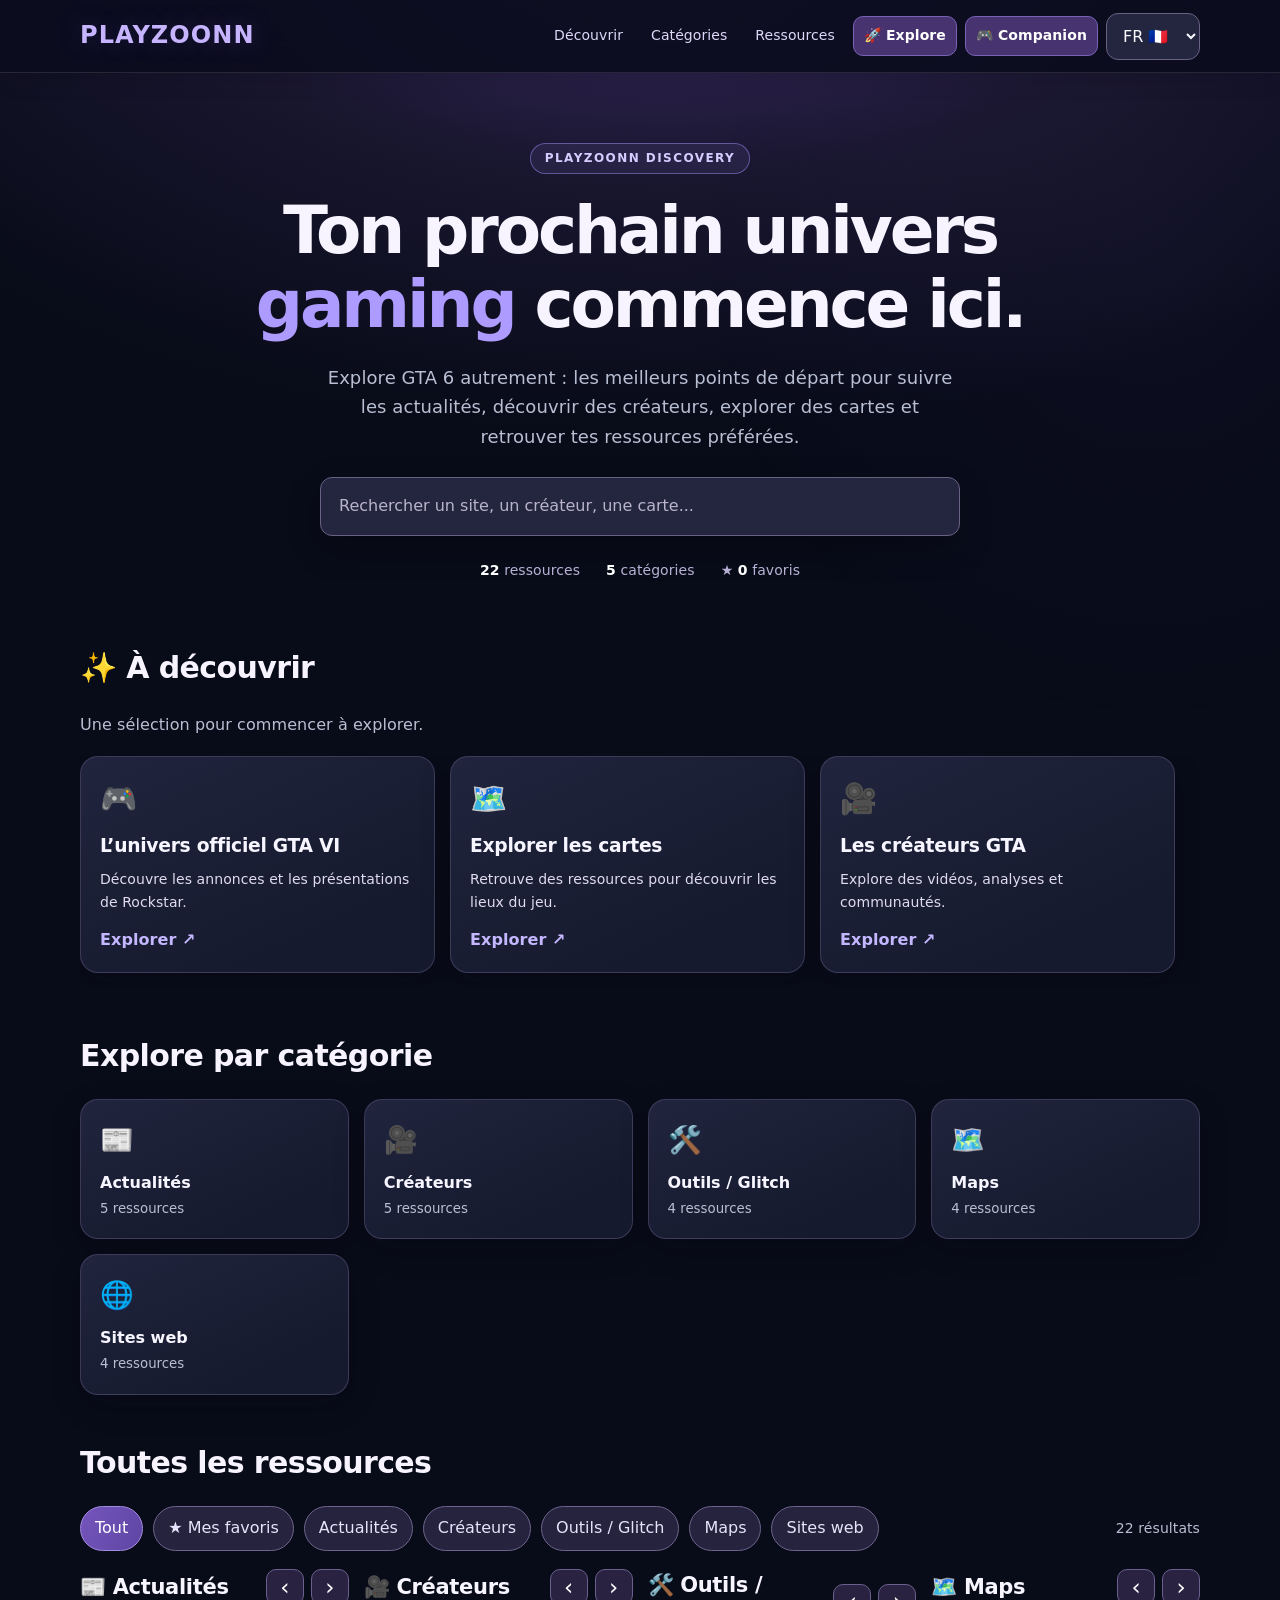
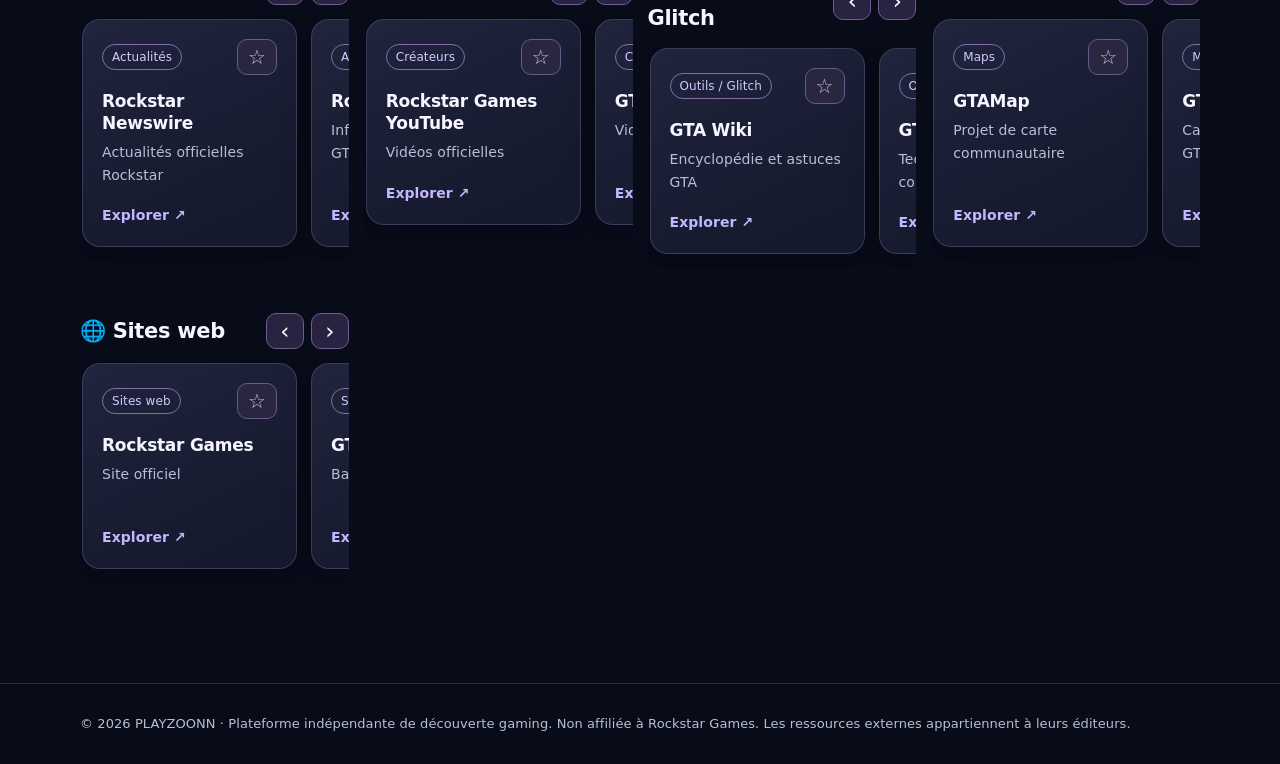
<file: index.html>
<!doctype html>
<html lang="fr"><head><meta charset="utf-8"><meta name="viewport" content="width=device-width,initial-scale=1">
<meta name="theme-color" content="#0b1020"><link rel="canonical" href="https://robiavec-tech.github.io/playzoonn/"><meta property="og:title" content="PLAYZOONN — Gaming Discovery"><meta property="og:description" content="Ressources GTA VI, découverte gaming et compagnon web."><meta name="description" content="PLAYZOONN Discovery : découvre des ressources GTA VI, des cartes, des créateurs et des outils gaming.">
<title>PLAYZOONN — Gaming Discovery</title>
<style>
:root{color-scheme:dark;--bg:#0b1020;--panel:#171e32;--line:#343b55;--purple:#a294ff;--muted:#b2bad0;--white:#f7f5ff}
*{box-sizing:border-box}html{scroll-behavior:smooth}body{margin:0;color:var(--white);background:radial-gradient(ellipse 85% 470px at 50% 0,#33235d 0,#16162b 52%,var(--bg) 100%);font:16px/1.55 system-ui,-apple-system,Segoe UI,Arial,sans-serif}
a{color:#c4b7ff}button,input,select{font:inherit}button{cursor:pointer}button:focus-visible,a:focus-visible,input:focus-visible,select:focus-visible{outline:3px solid #d3caff;outline-offset:3px}
.container{width:min(1120px,calc(100% - 36px));margin:auto}
.top{position:sticky;top:0;z-index:5;background:#0b1020eb;backdrop-filter:blur(16px);border-bottom:1px solid #ffffff18}
.top-inner{display:flex;justify-content:space-between;align-items:center;gap:16px;min-height:72px}.logo{font-size:24px;letter-spacing:.035em;font-weight:900;text-decoration:none;color:var(--purple)}.nav{display:flex;gap:8px;align-items:center;flex-wrap:wrap}.nav a{padding:8px 10px;text-decoration:none;color:#ddd8fa;font-size:14px;border-radius:10px}.nav a:hover{background:#ffffff15}.nav .companion-link{display:inline-block;background:#47336f;border:1px solid #7863b5;color:#fff;font-weight:700}
select,input{border:1px solid #655b88;background:#1c2036;color:white;border-radius:12px;padding:12px}
.hero{padding:70px 0 44px;text-align:center}.eyebrow{display:inline-block;border:1px solid #a294ff77;border-radius:99px;padding:5px 14px;background:#a294ff18;color:#d7ccff;font-weight:700;font-size:12px;letter-spacing:.12em}
h1{font-size:clamp(36px,6vw,66px);line-height:1.1;letter-spacing:-.035em;margin:20px auto;max-width:840px}.accent{color:#ae9bff}.hero p{color:var(--muted);max-width:630px;margin:0 auto 25px;font-size:18px}.search{width:min(100%,640px);padding:16px 18px;font-size:16px;box-shadow:0 12px 35px #0003}
.metrics{display:flex;justify-content:center;gap:26px;flex-wrap:wrap;margin-top:24px;color:#b9b1d5;font-size:14px}.metrics strong{color:#fff}
section{scroll-margin-top:92px}.section-head{display:flex;justify-content:space-between;align-items:center;gap:15px;flex-wrap:wrap;margin:20px 0}.section-head h2{font-size:clamp(23px,3vw,30px);margin:0;letter-spacing:-.02em}.section-sub{margin:0 0 18px;color:var(--muted)}
.grid{display:grid;grid-template-columns:repeat(4,minmax(0,1fr));gap:15px}.card{border:1px solid var(--line);border-radius:18px;background:linear-gradient(145deg,#1c2139,#15192d);padding:19px;min-width:0;transition:border-color .15s,transform .15s}.card:hover{border-color:#8d7be0;transform:translateY(-2px)}
.category{color:var(--white);text-align:left;width:100%}.category[aria-pressed=true]{border-color:var(--purple);background:#292044}.category .emoji{font-size:27px}.category strong{display:block;margin-top:10px}.category small{display:block;color:var(--muted);margin-top:3px}
.featured{display:grid;grid-template-columns:repeat(3,minmax(0,1fr));gap:15px}.feature{min-height:190px;background:linear-gradient(145deg,#3a2b65,#1b2440);display:flex;flex-direction:column;justify-content:space-between}.feature:nth-child(2){background:linear-gradient(145deg,#233b62,#1b2440)}.feature:nth-child(3){background:linear-gradient(145deg,#44315e,#1b2440)}.feature .icon{font-size:30px}.feature h3{margin:8px 0}.feature p{color:#e0dbf0;font-size:14px;margin:0 0 14px}.feature a{font-weight:700;text-decoration:none}
.library{margin-top:45px}.toolbar{display:flex;align-items:center;gap:10px;flex-wrap:wrap;margin-bottom:18px}.chip{padding:9px 14px;border:1px solid #666080;border-radius:99px;background:#1b2036;color:#e7e3fa}.chip[aria-pressed=true]{background:#57458c;border-color:#b3a0ff}.results{color:var(--muted);margin-left:auto;font-size:14px}
.resource{display:flex;flex-direction:column;min-height:206px}.resource .topline{display:flex;justify-content:space-between;align-items:center;gap:8px}.tag{font-size:12px;color:#d5c9ff;border:1px solid #70648e;padding:3px 9px;border-radius:99px}.fav{border:1px solid #655b88;border-radius:10px;background:#29263f;color:#c7c0dc;padding:5px 10px;font-size:20px;line-height:1.2}.fav[aria-pressed=true]{color:#ffd66c;border-color:#b49455}.resource h3{font-size:17px;line-height:1.3;margin:15px 0 7px}.resource p{color:var(--muted);font-size:14px;margin:0 0 18px;flex:1}.resource a{font-size:14px;font-weight:700;text-decoration:none}.resource a:hover,.feature a:hover{text-decoration:underline}
.shelf{margin:0 0 30px}.shelf-head{display:flex;align-items:center;justify-content:space-between;gap:12px;margin:0 0 12px}.shelf-head h3{font-size:21px;margin:0}.shelf-controls{display:flex;gap:7px}.shelf-arrow{background:#292341;color:#fff;border:1px solid #6b608d;border-radius:10px;min-width:38px;height:36px;font-size:23px;line-height:1}.shelf-arrow:hover{background:#51417c}.shelf-track{display:flex;gap:14px;overflow-x:auto;overscroll-behavior-inline:contain;scroll-snap-type:x mandatory;scrollbar-width:thin;scrollbar-color:#74649e transparent;padding:2px 2px 14px}.shelf-track .resource{flex:0 0 clamp(215px,24%,270px);scroll-snap-align:start}.featured{display:flex;overflow-x:auto;scroll-snap-type:x mandatory;padding-bottom:12px}.featured .feature{flex:0 0 clamp(230px,32%,355px);scroll-snap-align:start}.empty{padding:28px;border:1px dashed #6b6484;border-radius:14px;color:var(--muted);text-align:center}
.footer{border-top:1px solid var(--line);margin-top:70px;padding:30px 0;color:var(--muted);font-size:13px}
[hidden]{display:none!important}
@media(max-width:850px){.grid{grid-template-columns:repeat(3,minmax(0,1fr))}.featured{grid-template-columns:repeat(2,minmax(0,1fr))}.nav a{display:none}}
@media(max-width:580px){.shelf-track .resource{flex-basis:76vw}.featured .feature{flex-basis:80vw}.shelf-head h3{font-size:19px}.shelf-arrow{min-width:34px;height:34px} .top-inner{min-height:64px}.logo{font-size:20px}.container{width:min(100% - 28px,1120px)}.hero{padding:44px 0 35px}.hero p{font-size:16px}.grid{grid-template-columns:repeat(2,minmax(0,1fr));gap:10px}.featured{grid-template-columns:1fr}.card{padding:15px}.resource{min-height:210px}.results{width:100%;margin-left:0}}
@media(max-width:350px){.grid{grid-template-columns:1fr}}
</style><link rel="stylesheet" href="./theme.css"></head><body>
<header class="top"><div class="container top-inner"><a class="logo" href="#home">PLAYZOONN</a><nav class="nav" aria-label="Navigation"><a href="#discover" id="navDiscover"></a><a href="#categories" id="navCategories"></a><a href="#library" id="navLibrary"></a><a class="companion-link" href="./explore.html">🚀 Explore</a><a class="companion-link" href="./companion.html">🎮 Companion</a><select id="language" aria-label="Language"><option value="fr">FR 🇫🇷</option><option value="en">EN 🇬🇧</option></select></nav></div></header>
<main class="container"><section id="home" class="hero"><span class="eyebrow">PLAYZOONN DISCOVERY</span><h1 id="heroTitle"></h1><p id="heroText"></p><input id="search" class="search" type="search" autocomplete="off" aria-label="Search resources"><div class="metrics"><span><strong id="totalCount"></strong> <span id="metricResources"></span></span><span><strong>5</strong> <span id="metricCategories"></span></span><span>★ <strong id="favoriteCount">0</strong> <span id="metricFavorites"></span></span></div></section>
<section id="discover"><div class="section-head"><h2 id="discoverTitle"></h2></div><p class="section-sub" id="discoverSubtitle"></p><div id="featured" class="featured"></div></section>
<section id="categories" style="margin-top:48px"><div class="section-head"><h2 id="categoriesTitle"></h2></div><div id="categoryGrid" class="grid"></div></section>
<section id="library" class="library"><div class="section-head"><h2 id="libraryTitle"></h2></div><div class="toolbar" id="filters"><button class="chip" data-filter="all" aria-pressed="true"></button><button class="chip" data-filter="favorites" aria-pressed="false"></button><button class="chip" data-filter="news" aria-pressed="false"></button><button class="chip" data-filter="creators" aria-pressed="false"></button><button class="chip" data-filter="tools" aria-pressed="false"></button><button class="chip" data-filter="maps" aria-pressed="false"></button><button class="chip" data-filter="sites" aria-pressed="false"></button><span class="results" id="resultCount"></span></div><div id="resourceGrid" class="grid"></div><p class="empty" id="empty" hidden></p></section></main>
<footer class="footer"><div class="container" id="footerText"></div></footer>
<script>
'use strict';
const resources=[["news","Rockstar Newswire","https://www.rockstargames.com/newswire","Actualités officielles Rockstar"],["news","Rockstar GTA VI","https://www.rockstargames.com/VI","Informations officielles GTA VI"],["news","IGN GTA VI","https://www.ign.com/games/grand-theft-auto-vi","Articles et actualités"],["news","GameSpot GTA VI","https://www.gamespot.com/games/grand-theft-auto-vi/","Actualités et analyses"],["news","GTA Base News","https://www.gtabase.com/","Dossiers et informations GTA"],["creators","Rockstar Games YouTube","https://www.youtube.com/@RockstarGames","Vidéos officielles"],["creators","GTA Series Videos","https://www.youtube.com/@GTASeriesVideos","Vidéos et guides GTA"],["creators","DarkViperAU","https://www.youtube.com/@DarkViperAU","Défis et analyses GTA"],["creators","TGG","https://www.youtube.com/@TGG_","Conseils et vidéos GTA"],["creators","Communauté GTA6","https://www.reddit.com/r/GTA6/","Discussions entre fans"],["tools","GTA Wiki","https://gta.fandom.com/wiki/Grand_Theft_Auto_Wiki","Encyclopédie et astuces GTA"],["tools","GTA Forums","https://gtaforums.com/","Techniques et échanges communautaires"],["tools","GTA Series Guides","https://www.youtube.com/@GTASeriesVideos","Guides vidéo"],["tools","GTA Base Guides","https://www.gtabase.com/","Dossiers et conseils"],["maps","GTAMap","https://gtamap.io/","Projet de carte communautaire"],["maps","GTA Base Maps","https://www.gtabase.com/","Cartes et lieux des jeux GTA"],["maps","GTA Wiki Locations","https://gta.fandom.com/wiki/Locations","Encyclopédie des lieux GTA"],["maps","Rockstar GTA VI World","https://www.rockstargames.com/VI","Présentation officielle de l'univers"],["sites","Rockstar Games","https://www.rockstargames.com/","Site officiel"],["sites","GTA Base","https://www.gtabase.com/","Base de données GTA"],["sites","GTA Forums","https://gtaforums.com/","Forum communautaire"],["sites","GTA Wiki","https://gta.fandom.com/","Wiki des jeux GTA"]];
const categories=[['news','📰','Actualités','News'],['creators','🎥','Créateurs','Creators'],['tools','🛠️','Outils / Glitch','Tools / Glitches'],['maps','🗺️','Maps','Maps'],['sites','🌐','Sites web','Websites']];
const strings={
fr:{heroTitle:'Ton prochain univers <span class="accent">gaming</span> commence ici.',heroText:'Explore GTA 6 autrement : les meilleurs points de départ pour suivre les actualités, découvrir des créateurs, explorer des cartes et retrouver tes ressources préférées.',search:'Rechercher un site, un créateur, une carte...',metricResources:'ressources',metricCategories:'catégories',metricFavorites:'favoris',discoverTitle:'✨ À découvrir',discoverSubtitle:'Une sélection pour commencer à explorer.',categoriesTitle:'Explore par catégorie',libraryTitle:'Toutes les ressources',navDiscover:'Découvrir',navCategories:'Catégories',navLibrary:'Ressources',all:'Tout',favorites:'★ Mes favoris',visit:'Explorer ↗',empty:'Aucune ressource trouvée. Essaie un autre filtre ou une autre recherche.',result:'résultats',footer:'© 2026 PLAYZOONN · Plateforme indépendante de découverte gaming. Non affiliée à Rockstar Games. Les ressources externes appartiennent à leurs éditeurs.',featured:[['🎮','L’univers officiel GTA VI','Découvre les annonces et les présentations de Rockstar.'],['🗺️','Explorer les cartes','Retrouve des ressources pour découvrir les lieux du jeu.'],['🎥','Les créateurs GTA','Explore des vidéos, analyses et communautés.']]},
en:{heroTitle:'Your next <span class="accent">gaming</span> universe starts here.',heroText:'Explore GTA 6 differently: follow the news, find creators, explore maps and save your favorite resources.',search:'Search sites, creators, maps...',metricResources:'resources',metricCategories:'categories',metricFavorites:'favorites',discoverTitle:'✨ Discover',discoverSubtitle:'A handpicked starting point for your next discovery.',categoriesTitle:'Explore by category',libraryTitle:'All resources',navDiscover:'Discover',navCategories:'Categories',navLibrary:'Resources',all:'All',favorites:'★ My favorites',visit:'Explore ↗',empty:'No matching resources. Try another filter or search.',result:'results',footer:'© 2026 PLAYZOONN · Independent gaming discovery platform. Not affiliated with Rockstar Games. External resources belong to their publishers.',featured:[['🎮','Official GTA VI world','Discover Rockstar announcements and previews.'],['🗺️','Explore maps','Find resources to discover game locations.'],['🎥','GTA creators','Explore videos, analysis and communities.']]}
};
const $=id=>document.getElementById(id);
let filter='all';
let favorites=[];
try{const saved=JSON.parse(localStorage.getItem('playzoonn-favorites-v1')||'[]');if(Array.isArray(saved))favorites=saved.filter(x=>typeof x==='string')}catch(e){}
const idOf=r=>r[0]+'|'+r[1];
function saveFavorites(){try{localStorage.setItem('playzoonn-favorites-v1',JSON.stringify(favorites))}catch(e){}}
function make(tag,cls,txt){const e=document.createElement(tag);if(cls)e.className=cls;if(txt!==undefined)e.textContent=txt;return e}
function render(){
const lang=$('language').value,t=strings[lang],query=$('search').value.trim().toLocaleLowerCase();document.documentElement.lang=lang;
$('heroTitle').innerHTML=t.heroTitle;
for(const key of ['heroText','metricResources','metricCategories','metricFavorites','discoverTitle','discoverSubtitle','categoriesTitle','libraryTitle','navDiscover','navCategories','navLibrary'])$(key).textContent=t[key];
$('search').placeholder=t.search;$('footerText').textContent=t.footer;$('totalCount').textContent=resources.length;$('favoriteCount').textContent=favorites.length;
const featuredIds=[1,14,6];$('featured').replaceChildren();
featuredIds.forEach((idx,i)=>{const r=resources[idx],f=t.featured[i],card=make('article','card feature'),symbol=make('div','icon',f[0]),body=make('div'),h=make('h3','',f[1]),p=make('p','',f[2]),a=make('a','',t.visit);a.href=r[2];a.target='_blank';a.rel='noopener noreferrer';body.append(h,p,a);card.append(symbol,body);$('featured').append(card)});
$('categoryGrid').replaceChildren();
categories.forEach(c=>{const count=resources.filter(r=>r[0]===c[0]).length,b=make('button','card category'),emoji=make('span','emoji',c[1]),title=make('strong','',c[lang==='fr'?2:3]),sub=make('small','',count+' '+t.metricResources);b.type='button';b.setAttribute('aria-pressed',String(filter===c[0]));b.append(emoji,title,sub);b.onclick=()=>{filter=filter===c[0]?'all':c[0];render();$('library').scrollIntoView({behavior:'smooth'})};$('categoryGrid').append(b)});
document.querySelectorAll('[data-filter]').forEach(b=>{const key=b.dataset.filter,c=categories.find(x=>x[0]===key);b.textContent=key==='all'?t.all:key==='favorites'?t.favorites:c[lang==='fr'?2:3];b.setAttribute('aria-pressed',String(filter===key))});
$('resourceGrid').replaceChildren();let count=0;
const matching=resources.filter(r=>{const id=idOf(r),cat=categories.find(c=>c[0]===r[0]);if(filter==='favorites'&&!favorites.includes(id))return false;if(filter!=='favorites'&&filter!=='all'&&r[0]!==filter)return false;return !query||[...r,...cat].join(' ').toLocaleLowerCase().includes(query)});
count=matching.length;
const groups=(filter==='all'||filter==='favorites')?categories.filter(c=>matching.some(r=>r[0]===c[0])):categories.filter(c=>c[0]===filter&&matching.some(r=>r[0]===c[0]));
groups.forEach(cat=>{
const section=make('section','shelf'),head=make('div','shelf-head'),heading=make('h3','',cat[1]+' '+cat[lang==='fr'?2:3]),controls=make('div','shelf-controls'),left=make('button','shelf-arrow','‹'),right=make('button','shelf-arrow','›'),track=make('div','shelf-track');
left.type='button';right.type='button';left.setAttribute('aria-label',lang==='fr'?'Défiler à gauche':'Scroll left');right.setAttribute('aria-label',lang==='fr'?'Défiler à droite':'Scroll right');
left.onclick=()=>track.scrollBy({left:-track.clientWidth*.85,behavior:'smooth'});right.onclick=()=>track.scrollBy({left:track.clientWidth*.85,behavior:'smooth'});
controls.append(left,right);head.append(heading,controls);section.append(head,track);
matching.filter(r=>r[0]===cat[0]).forEach(r=>{
const id=idOf(r),card=make('article','card resource'),top=make('div','topline'),tag=make('span','tag',cat[lang==='fr'?2:3]),star=make('button','fav',favorites.includes(id)?'★':'☆');
star.type='button';star.setAttribute('aria-label',(favorites.includes(id)?'Remove favorite: ':'Add favorite: ')+r[1]);star.setAttribute('aria-pressed',String(favorites.includes(id)));
star.onclick=()=>{favorites=favorites.includes(id)?favorites.filter(x=>x!==id):[...favorites,id];saveFavorites();star.textContent=favorites.includes(id)?'★':'☆';star.setAttribute('aria-pressed',String(favorites.includes(id)));$('favoriteCount').textContent=favorites.length;if(filter==='favorites')render()};
top.append(tag,star);const h=make('h3','',r[1]),p=make('p','',r[3]),a=make('a','',t.visit);a.href=r[2];a.target='_blank';a.rel='noopener noreferrer';card.append(top,h,p,a);track.append(card)});
$('resourceGrid').append(section)});
$('resultCount').textContent=count+' '+t.result;$('empty').textContent=t.empty;$('empty').hidden=count!==0;
}
document.querySelectorAll('[data-filter]').forEach(b=>b.addEventListener('click',()=>{filter=b.dataset.filter;render()}));
$('search').addEventListener('input',render);$('language').addEventListener('change',render);render();
</script></body></html>
</file>
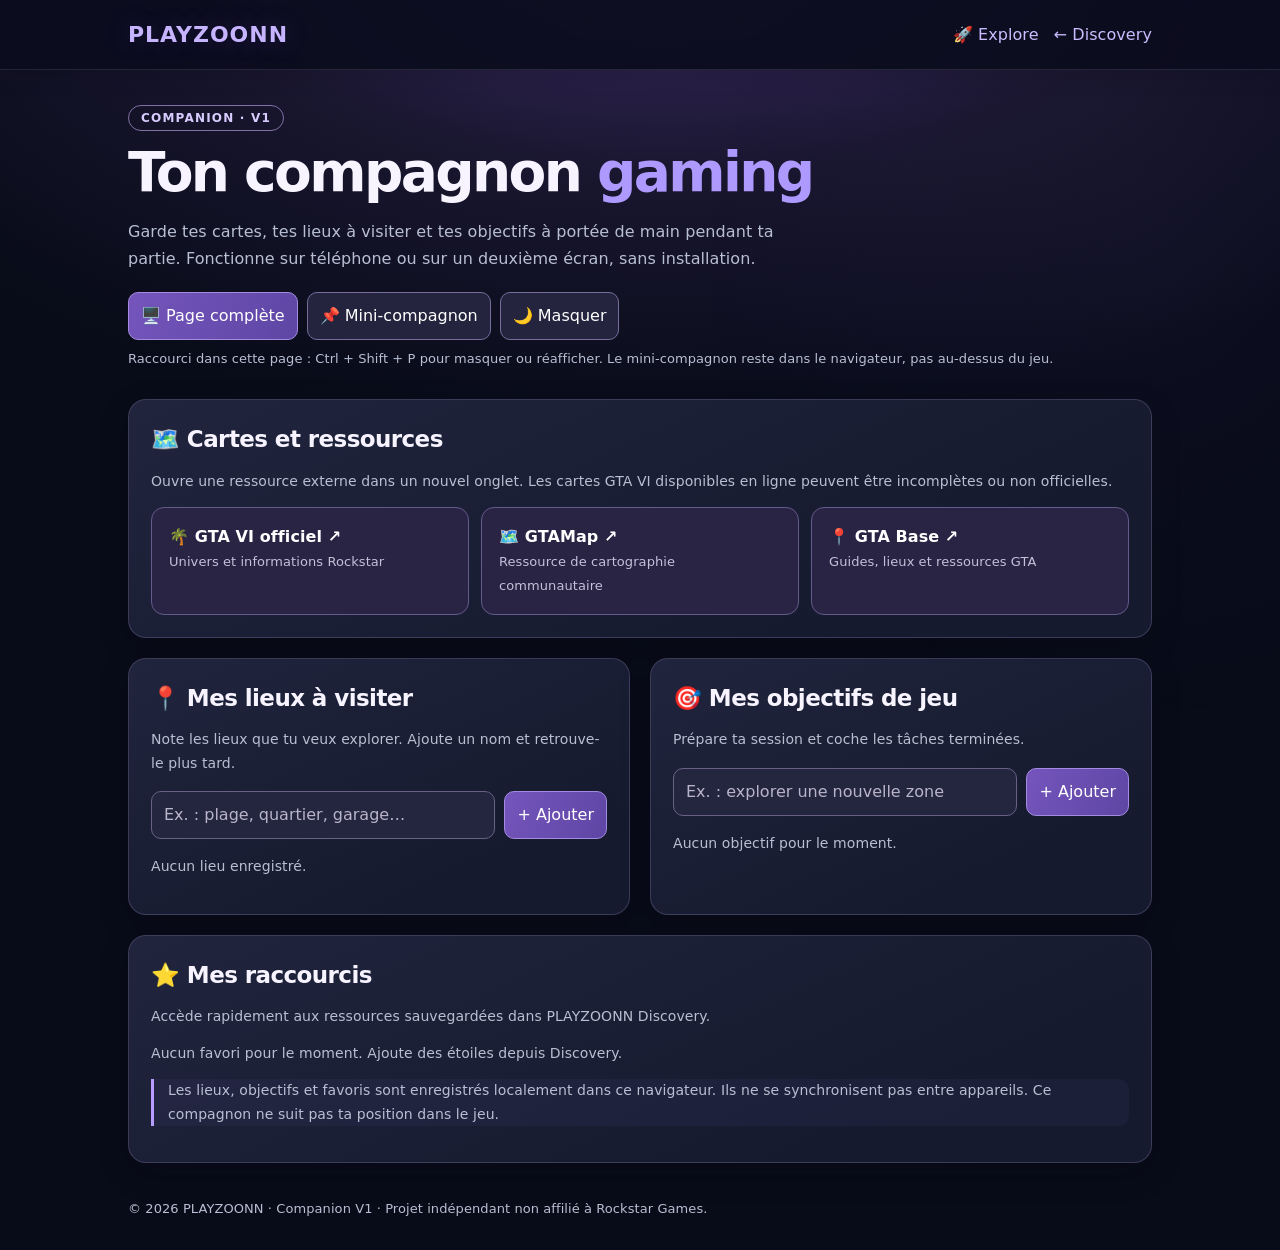
<file: companion.html>
<!doctype html><html lang="fr"><head><meta charset="utf-8"><meta name="viewport" content="width=device-width,initial-scale=1"><meta name="theme-color" content="#0b1020"><title>PLAYZOONN Companion</title><style>
:root{color-scheme:dark;--bg:#0b1020;--card:#1a2037;--edge:#414361;--accent:#ae9aff;--muted:#b9bfd3}*{box-sizing:border-box}body{margin:0;background:radial-gradient(ellipse at top,#302254,#0b1020 68%);color:#f7f5ff;font:16px/1.5 system-ui,Arial,sans-serif}header{border-bottom:1px solid var(--edge);background:#0b1020d9;position:sticky;top:0;z-index:2}nav,main,footer{max-width:1060px;margin:auto;padding:18px}nav{display:flex;align-items:center;justify-content:space-between;gap:14px;flex-wrap:wrap}a{color:#cbbdff}.brand{font-size:22px;font-weight:900;letter-spacing:.04em;text-decoration:none;color:var(--accent)}.back{text-decoration:none}main{padding-top:35px}h1{font-size:clamp(34px,6vw,55px);line-height:1.1;margin:12px 0}h2{font-size:23px;margin:0 0 13px}.intro{color:var(--muted);max-width:690px}.pill{border:1px solid #8071b7;border-radius:30px;padding:5px 12px;color:#d8cbff;font-size:12px;font-weight:800;letter-spacing:.1em}.layout{display:grid;grid-template-columns:1fr 1fr;gap:20px;margin-top:30px}.panel{border:1px solid var(--edge);background:var(--card);border-radius:18px;padding:22px}.wide{grid-column:1/-1}.hint{font-size:14px;color:var(--muted);margin-top:0}.links{display:grid;grid-template-columns:repeat(3,1fr);gap:12px}.link{display:block;border:1px solid #645a8b;border-radius:13px;background:#292444;text-decoration:none;padding:17px}.link:hover{background:#3d315d}.link strong{display:block;color:#fff}.link span{font-size:13px;color:#c5c0d8}form{display:flex;gap:9px;flex-wrap:wrap;margin:16px 0}input,select,button{font:inherit;border:1px solid #776c9c;background:#25243e;color:#fff;padding:11px 12px;border-radius:10px}input{flex:1;min-width:150px}button{cursor:pointer}button.primary{background:#6d55b3;border-color:#927ad5}button:hover{filter:brightness(1.15)}button:focus-visible,input:focus-visible,select:focus-visible,a:focus-visible{outline:3px solid #d6caff;outline-offset:2px}ul{padding:0;margin:0;list-style:none}li{border:1px solid #414361;border-radius:11px;padding:12px;margin:9px 0;display:flex;justify-content:space-between;align-items:center;gap:12px;overflow-wrap:anywhere}li.done .item-text{text-decoration:line-through;color:#9da3b9}.actions{display:flex;gap:7px;flex-shrink:0}.actions button{padding:6px 10px;font-size:13px}.empty{color:var(--muted);font-size:14px}.notice{border-left:3px solid var(--accent);padding-left:14px;color:var(--muted);font-size:14px}footer{color:var(--muted);font-size:13px;padding-bottom:32px}@media(max-width:700px){.layout{grid-template-columns:1fr}.wide{grid-column:auto}.links{grid-template-columns:1fr}.panel{padding:17px}}@media(max-width:390px){.actions{flex-direction:column}}
.modebar{display:flex;gap:9px;align-items:center;flex-wrap:wrap;margin:20px 0 6px}.modebar button[aria-pressed=true]{background:#6d55b3;border-color:#b9a1ff}.modehint{color:var(--muted);font-size:13px;margin:8px 0 0}.mini-dock{position:fixed;right:16px;bottom:16px;z-index:20;width:min(370px,calc(100vw - 32px));max-height:min(76vh,650px);overflow:auto;background:#151a30;border:1px solid #8a75c9;box-shadow:0 20px 70px #000b;border-radius:18px;padding:15px}.mini-dock[hidden],.restore-dock[hidden]{display:none}.dock-top{display:flex;justify-content:space-between;gap:8px;align-items:center}.dock-top strong{color:#c5b4ff}.dock-top button{padding:5px 9px}.dock-tabs{display:flex;gap:7px;margin:12px 0}.dock-tabs button{flex:1;font-size:13px;padding:8px}.dock-tabs button[aria-pressed=true]{background:#6d55b3}.dock-items{padding:0;list-style:none}.dock-items li{font-size:13px;padding:8px;margin:6px 0}.dock-items li button{padding:4px 7px;font-size:12px}.dock-links{display:grid;gap:8px}.dock-links a{border:1px solid #5f567f;border-radius:9px;padding:9px;text-decoration:none}.restore-dock{position:fixed;right:16px;bottom:16px;z-index:20;background:#6d55b3;box-shadow:0 8px 30px #0008;font-weight:700}.mini-dock p{font-size:13px;color:var(--muted)}@media(max-width:500px){.mini-dock{right:8px;bottom:8px;width:calc(100vw - 16px);max-height:72vh}}</style><link rel="stylesheet" href="./theme.css"></head><body><header><nav><a class="brand" href="./index.html">PLAYZOONN</a><div style="display:flex;gap:15px;flex-wrap:wrap"><a class="back" href="./explore.html">🚀 Explore</a><a class="back" href="./index.html">← Discovery</a></div></nav></header><main><span class="pill">COMPANION · V1</span><h1>Ton compagnon <span style="color:#ae9aff">gaming</span></h1><p class="intro">Garde tes cartes, tes lieux à visiter et tes objectifs à portée de main pendant ta partie. Fonctionne sur téléphone ou sur un deuxième écran, sans installation.</p><div class="modebar" role="group" aria-label="Mode d'affichage"><button id="normalMode" aria-pressed="true">🖥️ Page complète</button><button id="miniMode" aria-pressed="false">📌 Mini-compagnon</button><button id="hideMode" aria-pressed="false">🌙 Masquer</button></div><p class="modehint">Raccourci dans cette page : Ctrl + Shift + P pour masquer ou réafficher. Le mini-compagnon reste dans le navigateur, pas au-dessus du jeu.</p><div class="layout">
<section class="panel wide"><h2>🗺️ Cartes et ressources</h2><p class="hint">Ouvre une ressource externe dans un nouvel onglet. Les cartes GTA VI disponibles en ligne peuvent être incomplètes ou non officielles.</p><div class="links"><a class="link" href="https://www.rockstargames.com/VI" target="_blank" rel="noopener noreferrer"><strong>🌴 GTA VI officiel ↗</strong><span>Univers et informations Rockstar</span></a><a class="link" href="https://gtamap.io/" target="_blank" rel="noopener noreferrer"><strong>🗺️ GTAMap ↗</strong><span>Ressource de cartographie communautaire</span></a><a class="link" href="https://www.gtabase.com/" target="_blank" rel="noopener noreferrer"><strong>📍 GTA Base ↗</strong><span>Guides, lieux et ressources GTA</span></a></div></section>
<section class="panel"><h2>📍 Mes lieux à visiter</h2><p class="hint">Note les lieux que tu veux explorer. Ajoute un nom et retrouve-le plus tard.</p><form id="placesForm"><input id="placeInput" maxlength="90" required placeholder="Ex. : plage, quartier, garage…" aria-label="Nom du lieu"><button class="primary" type="submit">+ Ajouter</button></form><ul id="places"></ul><p class="empty" id="placesEmpty">Aucun lieu enregistré.</p></section>
<section class="panel"><h2>🎯 Mes objectifs de jeu</h2><p class="hint">Prépare ta session et coche les tâches terminées.</p><form id="tasksForm"><input id="taskInput" maxlength="100" required placeholder="Ex. : explorer une nouvelle zone" aria-label="Nouvel objectif"><button class="primary" type="submit">+ Ajouter</button></form><ul id="tasks"></ul><p class="empty" id="tasksEmpty">Aucun objectif pour le moment.</p></section>
<section class="panel wide"><h2>⭐ Mes raccourcis</h2><p class="hint">Accède rapidement aux ressources sauvegardées dans PLAYZOONN Discovery.</p><div id="favorites"></div><p class="notice">Les lieux, objectifs et favoris sont enregistrés localement dans ce navigateur. Ils ne se synchronisent pas entre appareils. Ce compagnon ne suit pas ta position dans le jeu.</p></section></div></main><footer>© 2026 PLAYZOONN · Companion V1 · Projet indépendant non affilié à Rockstar Games.</footer><aside id="miniDock" class="mini-dock" aria-label="Mini-compagnon" hidden><div class="dock-top"><strong>🎮 PLAYZOONN Mini</strong><div><button id="dockHide" aria-label="Masquer le mini-compagnon">—</button><button id="dockClose" aria-label="Revenir à la page complète">✕</button></div></div><div class="dock-tabs"><button id="dockPlaces" aria-pressed="true">📍 Lieux</button><button id="dockTasks" aria-pressed="false">🎯 Objectifs</button><button id="dockLinks" aria-pressed="false">🗺️ Cartes</button></div><div id="dockContent"></div></aside><button id="restoreDock" class="restore-dock" hidden>🎮 Afficher Companion</button>
<script>
'use strict';const $=id=>document.getElementById(id);const store={places:'playzoonn-companion-places-v1',tasks:'playzoonn-companion-tasks-v1'};function load(key){try{const v=JSON.parse(localStorage.getItem(key)||'[]');return Array.isArray(v)?v.filter(x=>x&&typeof x.text==='string'&&typeof x.done==='boolean').slice(0,100):[]}catch(e){return []}}let places=load(store.places),tasks=load(store.tasks);function persist(key,arr){try{localStorage.setItem(key,JSON.stringify(arr))}catch(e){alert('Le navigateur ne permet pas de sauvegarder ces données.')}}function renderList(type){const arr=type==='places'?places:tasks,root=$(type),empty=$(type+'Empty');root.replaceChildren();empty.hidden=arr.length>0;arr.forEach((item,i)=>{const li=document.createElement('li');if(item.done)li.className='done';const label=document.createElement('span');label.className='item-text';label.textContent=item.text;const actions=document.createElement('div');actions.className='actions';const done=document.createElement('button');done.type='button';done.textContent=item.done?'↩':'✓';done.setAttribute('aria-label',item.done?'Marquer non terminé':'Marquer terminé');done.onclick=()=>{item.done=!item.done;persist(store[type],arr);renderList(type);if(mode==='mini')renderDock()};const del=document.createElement('button');del.type='button';del.textContent='✕';del.setAttribute('aria-label','Supprimer '+item.text);del.onclick=()=>{arr.splice(i,1);persist(store[type],arr);renderList(type)};actions.append(done,del);li.append(label,actions);root.append(li)})}for(const type of ['places','tasks']){$(type+'Form').addEventListener('submit',e=>{e.preventDefault();const input=$(type==='places'?'placeInput':'taskInput'),text=input.value.trim(),arr=type==='places'?places:tasks;if(!text)return;if(arr.length>=100){alert('Limite de 100 éléments atteinte.');return}arr.push({text,done:false});persist(store[type],arr);input.value='';renderList(type);if(mode==='mini')renderDock()});renderList(type)}
const favoritesRoot=$('favorites');try{const fav=JSON.parse(localStorage.getItem('playzoonn-favorites-v1')||'[]');if(Array.isArray(fav)&&fav.length){const list=document.createElement('ul');fav.filter(x=>typeof x==='string').forEach(id=>{const name=id.split('|').slice(1).join('|');if(!name)return;const li=document.createElement('li');li.textContent='★ '+name;list.append(li)});favoritesRoot.append(list)}else{const p=document.createElement('p');p.className='empty';p.textContent='Aucun favori pour le moment. Ajoute des étoiles depuis Discovery.';favoritesRoot.append(p)}}catch(e){favoritesRoot.textContent='Impossible de lire les favoris enregistrés.'}

let mode='normal',lastVisible='mini',dockTab='places';
function setMode(next){mode=next;if(next!=='hidden')lastVisible=next;$('miniDock').hidden=next!=='mini';$('restoreDock').hidden=next!=='hidden';$('normalMode').setAttribute('aria-pressed',String(next==='normal'));$('miniMode').setAttribute('aria-pressed',String(next==='mini'));$('hideMode').setAttribute('aria-pressed',String(next==='hidden'));if(next==='mini')renderDock();try{localStorage.setItem('playzoonn-companion-mode-v2',next)}catch(e){}}
function renderDock(){const root=$('dockContent');root.replaceChildren();for(const tab of ['places','tasks','links'])$('dock'+tab[0].toUpperCase()+tab.slice(1)).setAttribute('aria-pressed',String(dockTab===tab));if(dockTab==='links'){const list=document.createElement('div');list.className='dock-links';[['GTA VI officiel','https://www.rockstargames.com/VI'],['GTAMap','https://gtamap.io/'],['GTA Base','https://www.gtabase.com/']].forEach(([name,url])=>{const a=document.createElement('a');a.textContent=name+' ↗';a.href=url;a.target='_blank';a.rel='noopener noreferrer';list.append(a)});root.append(list);return}
const arr=dockTab==='places'?places:tasks,ul=document.createElement('ul');ul.className='dock-items';if(!arr.length){const p=document.createElement('p');p.textContent=dockTab==='places'?'Ajoute des lieux dans la page complète.':'Ajoute des objectifs dans la page complète.';root.append(p)}arr.forEach(item=>{const li=document.createElement('li'),label=document.createElement('span');label.textContent=(item.done?'✓ ':'○ ')+item.text;if(item.done)li.className='done';const btn=document.createElement('button');btn.type='button';btn.textContent=item.done?'↩':'✓';btn.style.marginLeft='8px';btn.setAttribute('aria-label',item.done?'Annuler':'Terminer');btn.onclick=()=>{item.done=!item.done;persist(store[dockTab],arr);renderList(dockTab);renderDock()};li.append(label,btn);ul.append(li)});root.append(ul)}
$('normalMode').onclick=()=>setMode('normal');$('miniMode').onclick=()=>setMode('mini');$('hideMode').onclick=()=>setMode('hidden');$('dockHide').onclick=()=>setMode('hidden');$('dockClose').onclick=()=>setMode('normal');$('restoreDock').onclick=()=>setMode(lastVisible);
for(const tab of ['places','tasks','links'])$('dock'+tab[0].toUpperCase()+tab.slice(1)).onclick=()=>{dockTab=tab;renderDock()};
document.addEventListener('keydown',e=>{if(e.ctrlKey&&e.shiftKey&&e.code==='KeyP'){e.preventDefault();setMode(mode==='hidden'?lastVisible:'hidden')}});
try{const previous=localStorage.getItem('playzoonn-companion-mode-v2');setMode(['normal','mini','hidden'].includes(previous)?previous:'normal')}catch(e){setMode('normal')}
</script></body></html>
</file>
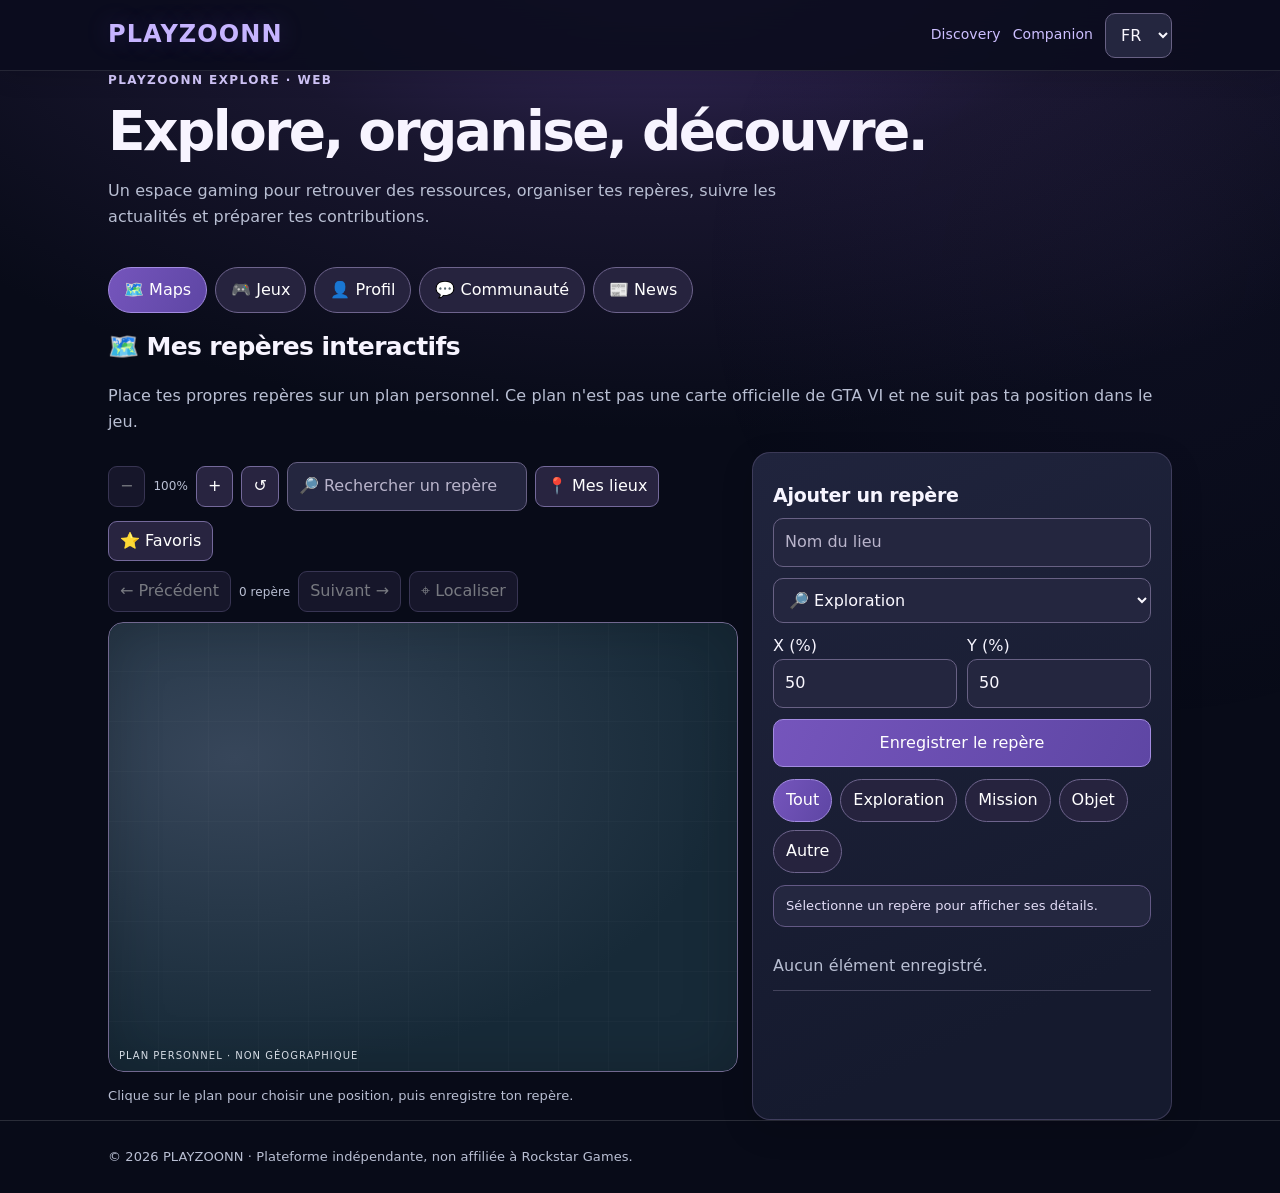
<file: explore.html>
<!doctype html><html lang="fr"><head><meta charset="utf-8"><meta name="viewport" content="width=device-width,initial-scale=1"><meta name="theme-color" content="#0b1020"><meta name="description" content="PLAYZOONN Explore : cartes de repérage, jeux, actualités, profil local et contributions gaming."><meta property="og:title" content="PLAYZOONN Explore"><meta property="og:description" content="Explore les ressources gaming, organise tes repères et suis les sources officielles."><title>PLAYZOONN Explore — Maps, Jeux, Communauté</title><link rel="canonical" href="https://robiavec-tech.github.io/playzoonn/explore.html"><style>
:root{color-scheme:dark;--bg:#0b1020;--panel:#191f35;--line:#3b4161;--muted:#b5bbd0;--accent:#b19dff}*{box-sizing:border-box}html{scroll-behavior:smooth}body{margin:0;background:radial-gradient(ellipse at top,#30244f,var(--bg) 65%);color:#fff;font:16px/1.55 system-ui,Arial,sans-serif}a{color:#cdbfff}button,input,select,textarea{font:inherit}button{cursor:pointer}button:focus-visible,a:focus-visible,input:focus-visible,textarea:focus-visible,select:focus-visible{outline:3px solid #ddd1ff;outline-offset:2px}header{background:#0b1020eb;border-bottom:1px solid var(--line);position:sticky;top:0;z-index:3}.wrap{max-width:1100px;margin:auto;padding:0 18px}nav{display:flex;justify-content:space-between;align-items:center;gap:12px;min-height:70px;flex-wrap:wrap}.brand{font-size:24px;font-weight:900;text-decoration:none;color:var(--accent)}.navlinks{display:flex;gap:12px;align-items:center;flex-wrap:wrap}.navlinks a{text-decoration:none;font-size:14px}main{padding-top:35px;padding-bottom:60px}h1{font-size:clamp(32px,5vw,55px);line-height:1.1;margin:10px 0}h2{font-size:25px;margin:0 0 12px}h3{font-size:19px;margin:8px 0}.intro,.muted{color:var(--muted)}.intro{max-width:730px}.eyebrow{color:#d6caff;letter-spacing:.12em;font-size:12px;font-weight:800}.tabs{display:flex;gap:8px;overflow-x:auto;padding:20px 0 15px;scrollbar-width:thin}.tab{white-space:nowrap;border:1px solid #635985;border-radius:99px;background:#20223c;color:#fff;padding:10px 15px}.tab[aria-selected=true]{background:#6650aa;border-color:#b5a0ff}.panel{background:var(--panel);border:1px solid var(--line);border-radius:18px;padding:20px;margin:14px 0}.grid{display:grid;grid-template-columns:repeat(3,minmax(0,1fr));gap:14px}.card{background:#22263e;border:1px solid #45496a;border-radius:14px;padding:17px;min-width:0}.card p{font-size:14px;color:var(--muted)}.card a{font-weight:700}.section{display:none}.section.active{display:block}input,select,textarea{background:#252941;border:1px solid #6d638d;border-radius:10px;color:white;padding:11px;width:100%;min-width:0}textarea{resize:vertical;min-height:75px}.formrow{display:grid;grid-template-columns:1fr 1fr;gap:10px}.stack{display:grid;gap:11px}.primary,.secondary{border-radius:10px;padding:11px 15px;color:white;border:1px solid #8e78c4;background:#6951ae}.secondary{background:#282744}.small{padding:6px 9px;font-size:13px}.notice{border-left:3px solid var(--accent);padding:8px 12px;background:#ffffff09;color:#c9c8d8;font-size:14px}.maplayout{display:grid;grid-template-columns:minmax(0,1.5fr) minmax(260px,1fr);gap:14px}.map{position:relative;aspect-ratio:1.4;background:radial-gradient(ellipse at 20% 30%,#37465a,#172a38 70%);border:1px solid #5a6683;border-radius:15px;overflow:hidden;min-height:280px}.map:before{content:'';position:absolute;inset:0;background:repeating-linear-gradient(0deg,transparent 0 49px,#ffffff0a 50px),repeating-linear-gradient(90deg,transparent 0 49px,#ffffff0a 50px);pointer-events:none}.map:after{content:'PLAN PERSONNEL · NON GÉOGRAPHIQUE';position:absolute;bottom:8px;left:10px;color:#d5dbe4;font-size:10px;letter-spacing:.1em;pointer-events:none}.pin{position:absolute;transform:translate(-50%,-50%);border:2px solid white;border-radius:99px;background:#7254b6;color:#fff;width:35px;height:35px;box-shadow:0 3px 14px #0008;z-index:1}.pin[aria-pressed=true]{background:#c69a43}.list{list-style:none;padding:0}.list li{border-bottom:1px solid #43435c;padding:11px 0;display:flex;align-items:center;justify-content:space-between;gap:10px}.list li span{overflow-wrap:anywhere}.actions{display:flex;gap:6px;flex-shrink:0}.chips{display:flex;gap:8px;flex-wrap:wrap;margin:12px 0}.chip{border-radius:99px;border:1px solid #6d638d;background:#282744;color:#fff;padding:8px 12px}.chip[aria-pressed=true]{background:#6951ae}.footer{border-top:1px solid var(--line);padding:26px 0;color:var(--muted);font-size:13px}.stat{font-weight:800;color:#cfbeff}.tag{font-size:12px;border:1px solid #70648e;border-radius:99px;padding:3px 9px;color:#d7caff}.empty{color:var(--muted);padding:10px}section[hidden]{display:none!important}@media(max-width:760px){.grid{grid-template-columns:repeat(2,minmax(0,1fr))}.maplayout{grid-template-columns:1fr}.formrow{grid-template-columns:1fr}}@media(max-width:480px){.grid{grid-template-columns:1fr}.navlinks{gap:7px}.navlinks a{font-size:12px}.panel{padding:14px}.map{min-height:240px}}
.maptools{display:flex;flex-wrap:wrap;align-items:center;gap:8px;margin:10px 0}.maptools button{padding:7px 11px;border:1px solid #74699b;border-radius:9px;background:#282744;color:white}.mapviewport{overflow:hidden;border-radius:15px;touch-action:pan-y}.map{transform-origin:center center;transition:transform .16s ease}.maptools input{max-width:240px}.map-status{color:var(--muted);font-size:12px}.maptools button:disabled{opacity:.5;cursor:not-allowed}.map .pin{font-size:16px}.mapviewport .map{cursor:crosshair}.pin.active{background:#e0b25c;border-color:#fff;box-shadow:0 0 0 5px #e0b25c55,0 3px 14px #0008}.list li.active{background:#342c50;border-radius:10px;padding-left:8px;padding-right:8px}.marker-name{background:transparent;border:0;color:inherit;text-align:left;cursor:pointer;font-weight:700;overflow-wrap:anywhere}.marker-name:hover{text-decoration:underline}.mapviewport{position:relative}.maptools button:disabled{opacity:.45}.marker-details{border:1px solid #635985;border-radius:12px;padding:10px 12px;background:#242740;margin:10px 0;color:#e3ddf7;font-size:13px}</style><link rel="stylesheet" href="./theme.css"></head><body><header><div class="wrap"><nav><a class="brand" href="./index.html">PLAYZOONN</a><div class="navlinks"><a href="./index.html" data-i18n="discovery">Discovery</a><a href="./companion.html">Companion</a><select id="language" aria-label="Language" style="width:auto"><option value="fr">FR</option><option value="en">EN</option></select></div></nav></div></header><main class="wrap"><div class="eyebrow">PLAYZOONN EXPLORE · WEB</div><h1 data-i18n="hero">Explore, organise, découvre.</h1><p class="intro" data-i18n="intro">Un espace gaming pour retrouver des ressources, organiser tes repères, suivre les actualités et préparer tes contributions.</p><div class="tabs" role="tablist" aria-label="Explore"><button class="tab" role="tab" data-tab="maps" aria-selected="true">🗺️ Maps</button><button class="tab" role="tab" data-tab="games" aria-selected="false">🎮 Jeux</button><button class="tab" role="tab" data-tab="profile" aria-selected="false">👤 Profil</button><button class="tab" role="tab" data-tab="community" aria-selected="false">💬 Communauté</button><button class="tab" role="tab" data-tab="news" aria-selected="false">📰 News</button></div>
<section id="maps" class="section active" role="tabpanel"><h2 data-i18n="mapsTitle">🗺️ Mes repères interactifs</h2><p class="muted" data-i18n="mapsDesc">Place tes propres repères sur un plan personnel. Ce plan n'est pas une carte officielle de GTA VI et ne suit pas ta position dans le jeu.</p><div class="maplayout"><div><div class="maptools"><button id="zoomOut" type="button" aria-label="Dézoomer">−</button><span id="zoomValue" class="map-status">100%</span><button id="zoomIn" type="button" aria-label="Zoomer">+</button><button id="zoomReset" type="button">↺</button><input id="markerSearch" type="search" placeholder="🔎 Rechercher un repère" aria-label="Rechercher un repère"><button id="showAllMarkers" type="button">📍 Mes lieux</button><button id="showFavoriteMarkers" type="button" aria-pressed="false">⭐ Favoris</button></div><div class="maptools" aria-label="Navigation entre les repères"><button id="previousMarker" type="button">← Précédent</button><span id="markerPosition" class="map-status" role="status">0 repère</span><button id="nextMarker" type="button">Suivant →</button><button id="centerMarker" type="button">⌖ Localiser</button></div><div class="mapviewport"><div id="map" class="map" aria-label="Plan de repérage personnel"></div></div><p class="muted" style="font-size:13px" data-i18n="mapTip">Clique sur le plan pour choisir une position, puis enregistre ton repère.</p></div><div class="panel" style="margin:0"><h3 data-i18n="addMarker">Ajouter un repère</h3><form id="markerForm" class="stack"><input id="markerName" maxlength="70" required placeholder="Nom du lieu" aria-label="Nom du repère"><select id="markerCategory" aria-label="Catégorie"><option value="explore">🔎 Exploration</option><option value="mission">🎯 Mission</option><option value="item">💎 Objet</option><option value="other">📍 Autre</option></select><div class="formrow"><label>X (%)<input id="markerX" type="number" min="2" max="98" value="50" required></label><label>Y (%)<input id="markerY" type="number" min="2" max="98" value="50" required></label></div><button class="primary" type="submit" data-i18n="saveMarker">Enregistrer le repère</button></form><div class="chips" id="markerFilters"></div><div id="markerDetails" class="marker-details" role="status">Sélectionne un repère pour afficher ses détails.</div><ul id="markerList" class="list"></ul></div></div></section>
<section id="games" class="section" role="tabpanel"><h2 data-i18n="gamesTitle">🎮 Jeux et ressources</h2><p class="muted" data-i18n="gamesDesc">Des pages de départ pour explorer les ressources disponibles. GTA VI est notre premier jeu.</p><div id="gameGrid" class="grid"></div></section>
<section id="profile" class="section" role="tabpanel"><h2 data-i18n="profileTitle">👤 Mon profil local</h2><p class="notice" data-i18n="profileNotice">Profil enregistré uniquement sur cet appareil. Aucun compte en ligne ni synchronisation entre appareils pour le moment.</p><div class="panel"><form id="profileForm" class="stack"><label><span data-i18n="nickname">Pseudo joueur</span><input id="nickname" maxlength="32" autocomplete="nickname" placeholder="Ton pseudo"></label><label><span data-i18n="favoriteGame">Jeu favori</span><input id="favoriteGame" maxlength="60" placeholder="GTA VI"></label><button class="primary" type="submit" data-i18n="saveProfile">Enregistrer mon profil</button></form><p id="profileMessage" role="status"></p></div><div class="panel"><h3 data-i18n="backupTitle">⚙️ Sauvegarde de mes repères</h3><p class="muted" data-i18n="backupDesc">Les repères sont enregistrés automatiquement dans ce navigateur. Tu peux aussi les sauvegarder dans un fichier ou les restaurer sur un autre appareil.</p><div class="maptools"><button id="exportMarkers" type="button" data-i18n="exportLabel">⬇ Sauvegarder mes repères</button><button id="importMarkers" type="button" data-i18n="importLabel">⬆ Restaurer mes repères</button><input id="importFile" type="file" accept=".json,application/json" hidden></div></div><div class="panel"><h3>⭐ Mes ressources favorites</h3><p class="muted">Retrouve les ressources enregistrées depuis Discovery et GTA VI sur cet appareil.</p><div id="favoriteResources" class="stack"></div><div class="maptools"><a class="secondary" style="text-decoration:none" href="./gta-vi.html">🎮 Ressources GTA VI</a><a class="secondary" style="text-decoration:none" href="./index.html">🔎 Discovery</a></div></div><div class="grid"><div class="card"><h3 data-i18n="savedMarkers">Repères enregistrés</h3><div class="stat" id="markerCount">0</div></div><div class="card"><h3 data-i18n="savedFavorites">Favoris Discovery</h3><div class="stat" id="favoriteCount">0</div></div><div class="card"><h3 data-i18n="draftCount">Contributions locales</h3><div class="stat" id="contributionCount">0</div></div></div></section>
<section id="community" class="section" role="tabpanel"><h2 data-i18n="communityTitle">💬 Proposer une ressource</h2><p class="notice" data-i18n="communityNotice">Les propositions sont des brouillons privés sur ton appareil. Elles ne sont pas publiées et ne sont pas visibles par les autres joueurs.</p><div class="panel"><form id="contributionForm" class="stack"><input id="contributionTitle" maxlength="90" required placeholder="Titre de la ressource" aria-label="Titre de la ressource"><input id="contributionUrl" type="url" maxlength="500" required placeholder="https://..." aria-label="Lien de la ressource"><textarea id="contributionDesc" maxlength="300" placeholder="Pourquoi recommander cette ressource ?" aria-label="Description"></textarea><button class="primary" type="submit" data-i18n="saveDraft">Enregistrer le brouillon</button></form></div><h3 data-i18n="myDrafts">Mes propositions</h3><div class="maptools"><input id="draftSearch" type="search" placeholder="🔎 Rechercher mes propositions" aria-label="Rechercher mes propositions"><button id="exportDrafts" type="button">⬇ Exporter mes propositions</button></div><ul id="contributionList" class="list"></ul></section>
<section id="news" class="section" role="tabpanel"><h2 data-i18n="newsTitle">📰 Actualités gaming</h2><p class="notice" data-i18n="newsNotice">Liens vers des sources externes. Ce n'est pas un fil d'actualités en temps réel : consulte les sites pour vérifier les dernières informations.</p><div class="maptools"><input id="newsSearch" type="search" placeholder="🔎 Rechercher une source" aria-label="Rechercher une source"></div><div id="newsGrid" class="grid"></div></section></main><footer class="footer"><div class="wrap">© 2026 PLAYZOONN · <span data-i18n="footer">Plateforme indépendante, non affiliée à Rockstar Games.</span></div></footer><script>
'use strict';
const $=id=>document.getElementById(id),base='playzoonn-explore-v1-',keys={markers:base+'markers',profile:base+'profile',drafts:base+'drafts'};
const labels={fr:{hero:'Explore, organise, découvre.',intro:'Un espace gaming pour retrouver des ressources, organiser tes repères, suivre les actualités et préparer tes contributions.',mapsTitle:'🗺️ Mes repères interactifs',mapsDesc:"Place tes propres repères sur un plan personnel. Ce plan n'est pas une carte officielle de GTA VI et ne suit pas ta position dans le jeu.",mapTip:'Clique sur le plan pour choisir une position, puis enregistre ton repère.',addMarker:'Ajouter un repère',saveMarker:'Enregistrer le repère',gamesTitle:'🎮 Jeux et ressources',gamesDesc:'Des pages de départ pour explorer les ressources disponibles. GTA VI est notre premier jeu.',profileTitle:'👤 Mon profil local',profileNotice:'Profil enregistré uniquement sur cet appareil. Aucun compte en ligne ni synchronisation entre appareils pour le moment.',nickname:'Pseudo joueur',favoriteGame:'Jeu favori',saveProfile:'Enregistrer mon profil',savedMarkers:'Repères enregistrés',savedFavorites:'Favoris Discovery',draftCount:'Contributions locales',communityTitle:'💬 Proposer une ressource',communityNotice:'Les propositions sont des brouillons privés sur ton appareil. Elles ne sont pas publiées et ne sont pas visibles par les autres joueurs.',saveDraft:'Enregistrer le brouillon',myDrafts:'Mes propositions',newsTitle:'📰 Actualités gaming',newsNotice:"Liens vers des sources externes. Ce n'est pas un fil d'actualités en temps réel : consulte les sites pour vérifier les dernières informations.",backupTitle:'⚙️ Sauvegarde de mes repères',backupDesc:'Les repères sont enregistrés automatiquement dans ce navigateur. Tu peux aussi les sauvegarder dans un fichier ou les restaurer sur un autre appareil.',exportLabel:'⬇ Sauvegarder mes repères',importLabel:'⬆ Restaurer mes repères',footer:'Plateforme indépendante, non affiliée à Rockstar Games.',discovery:'Discovery',all:'Tout',delete:'Supprimer',empty:'Aucun élément enregistré.',saved:'Enregistré sur cet appareil.',open:'Ouvrir ↗',explore:'Exploration',mission:'Mission',item:'Objet',other:'Autre',games:[['Grand Theft Auto VI','Sources officielles, vidéos, cartes et ressources de la communauté.'],['GTA Online','Ressources et guides pour GTA Online.'],['Autres jeux','La bibliothèque sera enrichie progressivement.']],news:[['Rockstar Newswire','Communiqués et annonces officielles Rockstar.'],['Rockstar GTA VI','Page officielle de GTA VI.'],['IGN GTA VI','Dossiers et articles sur GTA VI.'],['GameSpot GTA VI','Actualités et analyses sur GTA VI.']]},
en:{hero:'Explore, organize, discover.',intro:'Your gaming space for finding resources, organizing markers, following news and preparing contributions.',mapsTitle:'🗺️ My interactive markers',mapsDesc:'Place your own markers on a personal planning board. This is not an official GTA VI map and does not track your in-game position.',mapTip:'Click the board to choose a position, then save your marker.',addMarker:'Add a marker',saveMarker:'Save marker',gamesTitle:'🎮 Games and resources',gamesDesc:'Starting points for gaming resources. GTA VI is our first game.',profileTitle:'👤 My local profile',profileNotice:'Your profile is stored only on this device. No online account or cross-device sync is available yet.',nickname:'Player nickname',favoriteGame:'Favorite game',saveProfile:'Save profile',savedMarkers:'Saved markers',savedFavorites:'Discovery favorites',draftCount:'Local contributions',communityTitle:'💬 Suggest a resource',communityNotice:'Suggestions are private drafts on your device. They are not published or visible to other players.',saveDraft:'Save draft',myDrafts:'My suggestions',newsTitle:'📰 Gaming news',newsNotice:'Links to external sources. This is not a live news feed: visit the sites to check the latest updates.',backupTitle:'⚙️ Marker backups',backupDesc:'Markers are automatically saved in this browser. You can also back them up to a file or restore them on another device.',exportLabel:'⬇ Back up markers',importLabel:'⬆ Restore markers',footer:'Independent platform, not affiliated with Rockstar Games.',discovery:'Discovery',all:'All',delete:'Delete',empty:'No saved items.',saved:'Saved on this device.',open:'Open ↗',explore:'Explore',mission:'Mission',item:'Item',other:'Other',games:[['Grand Theft Auto VI','Official sources, videos, maps and community resources.'],['GTA Online','Resources and guides for GTA Online.'],['Other games','The library will expand over time.']],news:[['Rockstar Newswire','Official Rockstar announcements.'],['Rockstar GTA VI','Official GTA VI website.'],['IGN GTA VI','Features and coverage of GTA VI.'],['GameSpot GTA VI','GTA VI news and analysis.']]}};
const games=[['./gta-vi.html','https://www.rockstargames.com/VI'],['https://www.rockstargames.com/gta-online','https://www.gtabase.com/'],['./index.html','./companion.html']];
const news=['https://www.rockstargames.com/newswire','https://www.rockstargames.com/VI','https://www.ign.com/games/grand-theft-auto-vi','https://www.gamespot.com/games/grand-theft-auto-vi/'];
function read(k,fallback){try{const v=JSON.parse(localStorage.getItem(k));return v===null?fallback:v}catch(e){return fallback}}function save(k,v){try{localStorage.setItem(k,JSON.stringify(v));return true}catch(e){alert('Sauvegarde locale indisponible dans ce navigateur.');return false}}
let markers=read(keys.markers,[]),drafts=read(keys.drafts,[]),profile=read(keys.profile,{});if(!Array.isArray(markers))markers=[];if(!Array.isArray(drafts))drafts=[];if(!profile||typeof profile!=='object'||Array.isArray(profile))profile={};markers=markers.filter(x=>x&&typeof x.name==='string'&&Number.isFinite(x.x)&&Number.isFinite(x.y)&&['explore','mission','item','other'].includes(x.category)).slice(0,150);drafts=drafts.filter(x=>x&&typeof x.title==='string'&&typeof x.url==='string').slice(0,100);
let markerFilter='all',selectedTab='maps',markerQuery='',mapZoom=1,markerFavoritesOnly=false,activeMarkerId=null;const markerFavKey=base+'favorite-markers';let favoriteMarkers=read(markerFavKey,[]);if(!Array.isArray(favoriteMarkers))favoriteMarkers=[];
function el(tag,text,cls){const n=document.createElement(tag);if(text!==undefined)n.textContent=text;if(cls)n.className=cls;return n}
function lang(){return $('language').value}function t(){return labels[lang()]}
function showTab(tab){selectedTab=tab;document.querySelectorAll('[data-tab]').forEach(b=>b.setAttribute('aria-selected',String(b.dataset.tab===tab)));document.querySelectorAll('.section').forEach(s=>s.classList.toggle('active',s.id===tab));if(tab==='profile')renderStats()}
document.querySelectorAll('[data-tab]').forEach(b=>b.onclick=()=>showTab(b.dataset.tab));
$('map').addEventListener('click',e=>{if(e.target.closest('button'))return;const box=$('map').getBoundingClientRect();$('markerX').value=Math.round(Math.min(98,Math.max(2,(e.clientX-box.left)/box.width*100)));$('markerY').value=Math.round(Math.min(98,Math.max(2,(e.clientY-box.top)/box.height*100)))});
function markerId(m){return [m.name,m.x,m.y,m.category].join('|')}
function visibleMarkers(){return markers.filter(m=>(markerFilter==='all'||m.category===markerFilter)&&m.name.toLocaleLowerCase().includes(markerQuery)&&(!markerFavoritesOnly||favoriteMarkers.includes(markerId(m))))}
function selectMarker(m){activeMarkerId=markerId(m);$('markerName').value=m.name;$('markerX').value=m.x;$('markerY').value=m.y;$('markerCategory').value=m.category;renderMarkers()}
function navigateMarker(delta){const shown=visibleMarkers();if(!shown.length)return;let i=shown.findIndex(m=>markerId(m)===activeMarkerId);i=i<0?(delta>0?0:shown.length-1):(i+delta+shown.length)%shown.length;selectMarker(shown[i])}
function focusMarker(){const shown=visibleMarkers(),m=shown.find(x=>markerId(x)===activeMarkerId)||shown[0];if(!m)return;activeMarkerId=markerId(m);mapZoom=1;updateZoom();renderMarkers();const pin=[...$('map').querySelectorAll('.pin')].find(x=>x.dataset.markerId===activeMarkerId);if(pin)pin.focus({preventScroll:true})}
function renderMarkers(){const map=$('map'),list=$('markerList'),filters=$('markerFilters');map.replaceChildren();list.replaceChildren();filters.replaceChildren();$('showFavoriteMarkers').setAttribute('aria-pressed',String(markerFavoritesOnly));const cats=['all','explore','mission','item','other'];cats.forEach(c=>{const b=el('button',c==='all'?t().all:t()[c],'chip');b.type='button';b.setAttribute('aria-pressed',String(markerFilter===c));b.onclick=()=>{markerFilter=c;renderMarkers()};filters.append(b)});
const shown=visibleMarkers();if(!shown.some(m=>markerId(m)===activeMarkerId))activeMarkerId=null;const index=shown.findIndex(m=>markerId(m)===activeMarkerId);$('markerPosition').textContent=shown.length?(index>=0?(index+1)+' / '+shown.length+' repères':shown.length+' repère(s)'):'0 repère';$('previousMarker').disabled=!shown.length;$('nextMarker').disabled=!shown.length;$('centerMarker').disabled=!shown.length;
const selected=shown.find(m=>markerId(m)===activeMarkerId);$('markerDetails').textContent=selected?'📍 '+selected.name+' · '+t()[selected.category]+' · X '+selected.x+'% / Y '+selected.y+'%':'Sélectionne un repère pour afficher ses détails.';
shown.forEach(m=>{const i=markers.indexOf(m),id=markerId(m),active=id===activeMarkerId;const pin=el('button','📍','pin'+(active?' active':''));pin.style.left=m.x+'%';pin.style.top=m.y+'%';pin.type='button';pin.dataset.markerId=id;pin.title=m.name;pin.setAttribute('aria-label',m.name);pin.setAttribute('aria-pressed',String(active));pin.onclick=()=>selectMarker(m);map.append(pin);
const li=el('li',undefined,active?'active':''),name=el('button',m.name+' · '+t()[m.category],'marker-name'),btn=el('button',t().delete,'secondary small'),star=el('button',favoriteMarkers.includes(id)?'★':'☆','secondary small');name.type='button';name.onclick=()=>selectMarker(m);star.type='button';star.setAttribute('aria-label',favoriteMarkers.includes(id)?'Retirer des favoris':'Ajouter aux favoris');star.setAttribute('aria-pressed',String(favoriteMarkers.includes(id)));star.onclick=()=>{favoriteMarkers=favoriteMarkers.includes(id)?favoriteMarkers.filter(v=>v!==id):[...favoriteMarkers,id];save(markerFavKey,favoriteMarkers);renderMarkers()};btn.type='button';btn.onclick=()=>{favoriteMarkers=favoriteMarkers.filter(v=>v!==id);save(markerFavKey,favoriteMarkers);markers.splice(i,1);if(activeMarkerId===id)activeMarkerId=null;save(keys.markers,markers);renderMarkers();renderStats()};const actions=el('div',undefined,'actions');actions.append(star,btn);li.append(name,actions);list.append(li)});if(!shown.length)list.append(el('li',t().empty,'empty'))}
$('previousMarker').onclick=()=>navigateMarker(-1);$('nextMarker').onclick=()=>navigateMarker(1);$('centerMarker').onclick=focusMarker;
$('markerForm').onsubmit=e=>{e.preventDefault();const name=$('markerName').value.trim(),x=Number($('markerX').value),y=Number($('markerY').value);if(!name||!Number.isFinite(x)||!Number.isFinite(y)||x<2||x>98||y<2||y>98)return;if(markers.length>=150){alert('Limite de 150 repères.');return}markers.push({name,x,y,category:$('markerCategory').value});activeMarkerId=markerId(markers[markers.length-1]);save(keys.markers,markers);$('markerName').value='';markerFilter='all';renderMarkers();renderStats()};

$('showAllMarkers').onclick=()=>{markerFilter='all';markerQuery='';markerFavoritesOnly=false;$('markerSearch').value='';renderMarkers()};$('showFavoriteMarkers').onclick=()=>{markerFavoritesOnly=!markerFavoritesOnly;renderMarkers()};
function updateZoom(){const z=Math.round(mapZoom*100);$('zoomValue').textContent=z+'%';$('map').style.transform='scale('+mapZoom+')';$('zoomIn').disabled=mapZoom>=2;$('zoomOut').disabled=mapZoom<=1}
$('zoomIn').onclick=()=>{mapZoom=Math.min(2,Math.round((mapZoom+.25)*100)/100);updateZoom()};
$('zoomOut').onclick=()=>{mapZoom=Math.max(1,Math.round((mapZoom-.25)*100)/100);updateZoom()};
$('zoomReset').onclick=()=>{mapZoom=1;updateZoom()};
$('markerSearch').addEventListener('input',e=>{markerQuery=e.target.value.trim().toLocaleLowerCase();renderMarkers()});
$('exportMarkers').onclick=()=>{const data=JSON.stringify({format:'playzoonn-markers-v1',markers},null,2);const blob=new Blob([data],{type:'application/json'}),url=URL.createObjectURL(blob),a=document.createElement('a');a.href=url;a.download='playzoonn-reperes.json';document.body.append(a);a.click();a.remove();setTimeout(()=>URL.revokeObjectURL(url),1000)};
$('importMarkers').onclick=()=>$('importFile').click();
$('importFile').addEventListener('change',async e=>{const file=e.target.files[0];e.target.value='';if(!file)return;if(file.size>200000){alert('Fichier trop volumineux (200 Ko max).');return}try{const data=JSON.parse(await file.text());if(!data||data.format!=='playzoonn-markers-v1'||!Array.isArray(data.markers))throw Error('Format non reconnu');const incoming=data.markers.filter(m=>m&&typeof m.name==='string'&&m.name.trim()&&m.name.length<=70&&Number.isFinite(m.x)&&Number.isFinite(m.y)&&m.x>=2&&m.x<=98&&m.y>=2&&m.y<=98&&['explore','mission','item','other'].includes(m.category)).slice(0,150);if(!incoming.length)throw Error('Aucun repère valide');if(!confirm('Importer '+incoming.length+' repère(s) ? Les repères existants seront conservés dans la limite de 150.'))return;markers=[...markers,...incoming].slice(0,150);save(keys.markers,markers);markerFilter='all';markerQuery='';$('markerSearch').value='';renderMarkers();renderStats();alert('Repères importés.')}catch(err){alert('Import impossible : '+err.message)}});
updateZoom();
function renderFavoriteResources(){const root=$('favoriteResources');root.replaceChildren();const fav=read('playzoonn-favorites-v1',[]);if(!Array.isArray(fav)||!fav.length){root.append(el('p','Aucune ressource favorite pour le moment.','muted'));return}fav.filter(v=>typeof v==='string').slice(0,100).forEach(id=>{const name=id.split('|').slice(1).join('|')||id;const row=el('div',undefined,'card'),label=el('strong','★ '+name),btn=el('button','Retirer','secondary small');btn.type='button';btn.onclick=()=>{const updated=read('playzoonn-favorites-v1',[]);if(!Array.isArray(updated))return;save('playzoonn-favorites-v1',updated.filter(v=>v!==id));renderStats()};row.append(label,btn);row.style.display='flex';row.style.justifyContent='space-between';row.style.alignItems='center';root.append(row)})}
function renderStats(){renderFavoriteResources();$('markerCount').textContent=markers.length;$('contributionCount').textContent=drafts.length;const fav=read('playzoonn-favorites-v1',[]);$('favoriteCount').textContent=Array.isArray(fav)?fav.length:0}
$('nickname').value=typeof profile.nickname==='string'?profile.nickname:'';$('favoriteGame').value=typeof profile.favoriteGame==='string'?profile.favoriteGame:'';
$('profileForm').onsubmit=e=>{e.preventDefault();profile={nickname:$('nickname').value.trim(),favoriteGame:$('favoriteGame').value.trim()};if(save(keys.profile,profile))$('profileMessage').textContent=t().saved};
function validUrl(v){try{const u=new URL(v);return ['http:','https:'].includes(u.protocol)}catch(e){return false}}
function renderDrafts(){const root=$('contributionList');root.replaceChildren();drafts.forEach((d,i)=>{if(![d.title,d.description,d.url].join(' ').toLocaleLowerCase().includes($('draftSearch').value.trim().toLocaleLowerCase()))return;const li=el('li'),info=el('span'),name=el('strong',d.title),desc=el('div',d.description,'muted'),a=el('a',t().open);a.href=d.url;a.target='_blank';a.rel='noopener noreferrer';info.append(name,desc,a);const btn=el('button',t().delete,'secondary small');btn.onclick=()=>{drafts.splice(i,1);save(keys.drafts,drafts);renderDrafts();renderStats()};li.append(info,btn);root.append(li)});if(!drafts.length)root.append(el('li',t().empty,'empty'))}
$('draftSearch').oninput=renderDrafts;
$('exportDrafts').onclick=()=>{const blob=new Blob([JSON.stringify({format:'playzoonn-drafts-v1',drafts},null,2)],{type:'application/json'}),url=URL.createObjectURL(blob),a=document.createElement('a');a.href=url;a.download='playzoonn-propositions.json';document.body.append(a);a.click();a.remove();setTimeout(()=>URL.revokeObjectURL(url),1000)};
$('contributionForm').onsubmit=e=>{e.preventDefault();const title=$('contributionTitle').value.trim(),url=$('contributionUrl').value.trim(),description=$('contributionDesc').value.trim();if(!title||!validUrl(url)){alert('Lien HTTP(S) valide requis.');return}if(drafts.length>=100){alert('Limite de 100 propositions.');return}drafts.push({title,url,description});save(keys.drafts,drafts);$('contributionForm').reset();renderDrafts();renderStats()};
function cards(){const g=$('gameGrid'),n=$('newsGrid');g.replaceChildren();n.replaceChildren();t().games.forEach((item,i)=>{const c=el('article',undefined,'card');c.append(el('span',i===0?'★ GTA VI':'🎮','tag'),el('h3',item[0]),el('p',item[1]));games[i].forEach((url,j)=>{const a=el('a',(j===0?(i===0?'PLAYZOONN GTA VI':'Site'):'Ressources')+' ↗');a.href=url;a.target=url.startsWith('./')?'_self':'_blank';a.rel='noopener noreferrer';a.style.marginRight='12px';c.append(a)});g.append(c)});t().news.forEach((item,i)=>{if(![item[0],item[1]].join(' ').toLocaleLowerCase().includes($('newsSearch').value.trim().toLocaleLowerCase()))return;const c=el('article',undefined,'card');c.append(el('h3',item[0]),el('p',item[1]));const a=el('a',t().open);a.href=news[i];a.target='_blank';a.rel='noopener noreferrer';c.append(a);n.append(c)})}
function translate(){document.documentElement.lang=lang();document.querySelectorAll('[data-i18n]').forEach(node=>{const value=t()[node.dataset.i18n];if(typeof value==='string')node.textContent=value});cards();renderMarkers();renderDrafts();renderStats()}
$('newsSearch').oninput=cards;$('language').onchange=translate;translate();
</script></body></html>
</file>
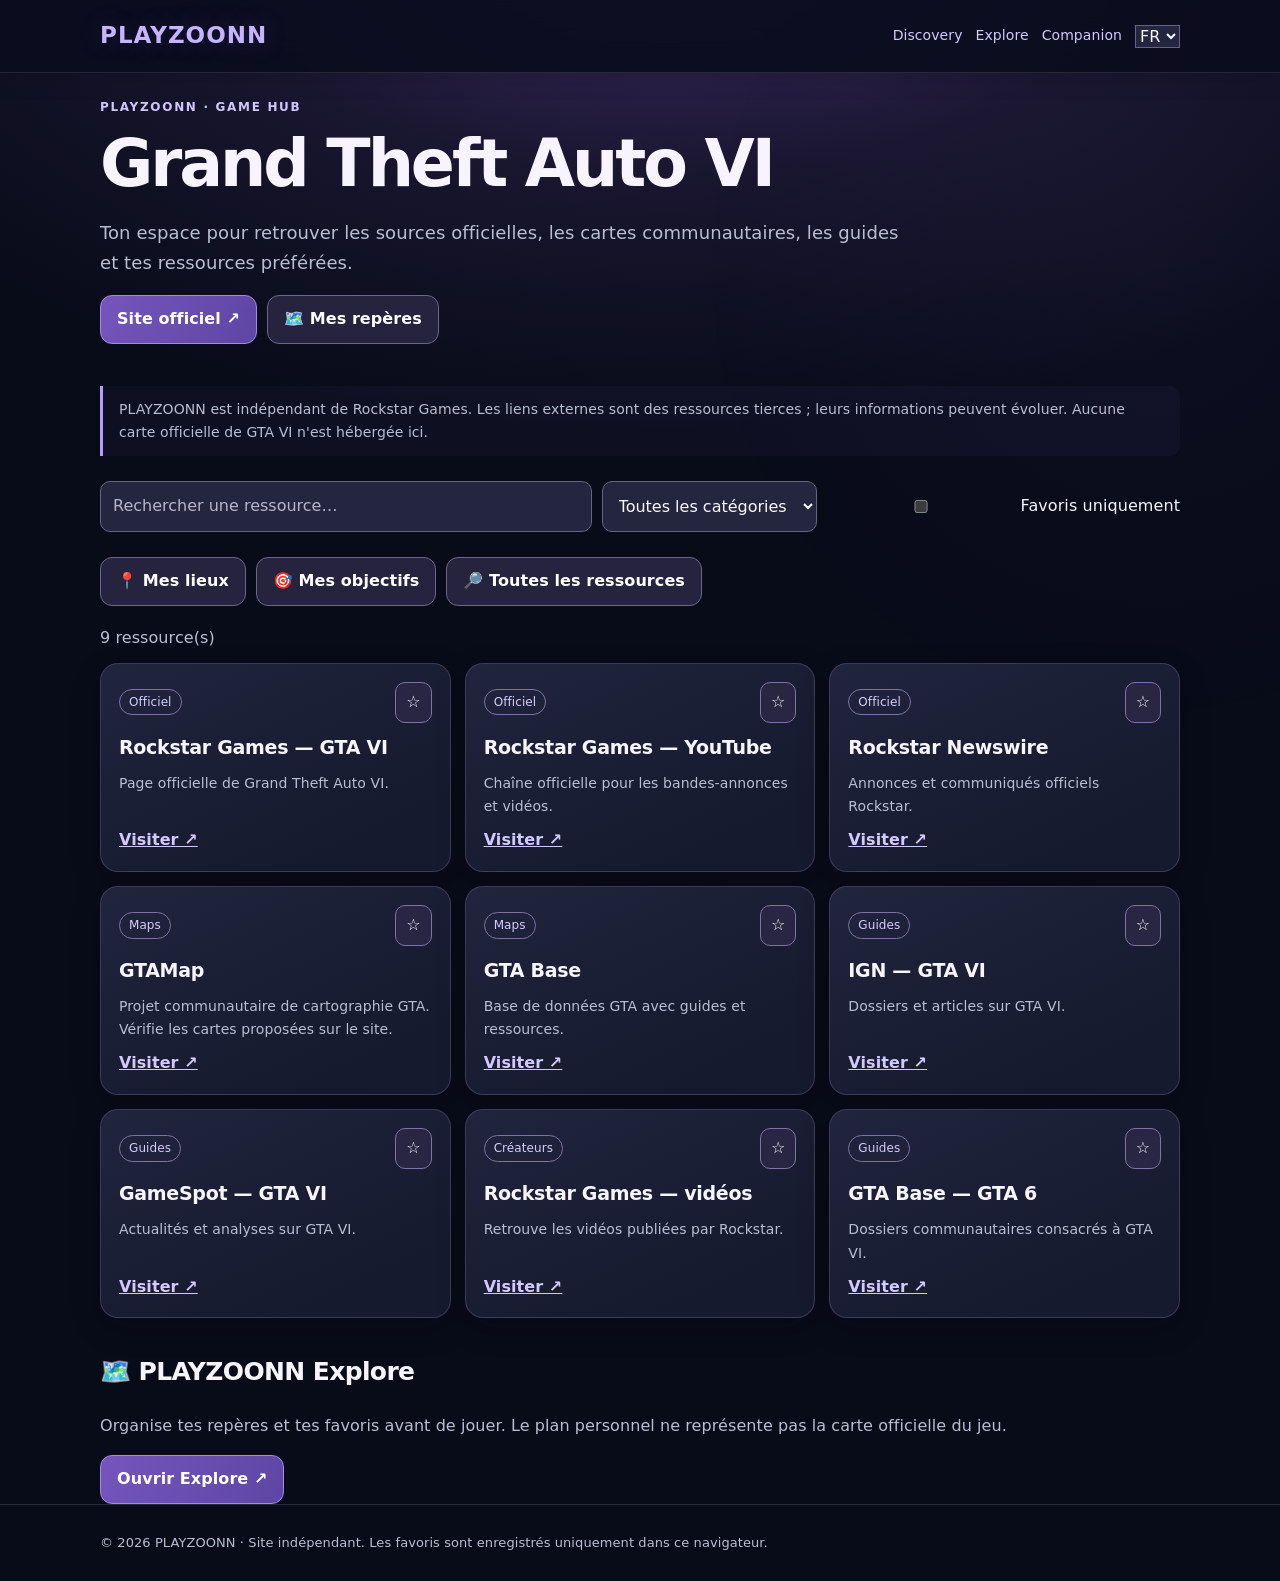
<file: gta-vi.html>
<!doctype html><html lang="fr"><head><meta charset="utf-8"><meta name="viewport" content="width=device-width,initial-scale=1"><meta name="theme-color" content="#0b1020"><meta name="description" content="PLAYZOONN : espace GTA VI avec sources officielles, ressources, cartes et favoris locaux."><meta property="og:title" content="GTA VI — PLAYZOONN"><meta property="og:description" content="Découvre les sources GTA VI, les guides, les cartes et tes ressources favorites."><link rel="canonical" href="https://robiavec-tech.github.io/playzoonn/gta-vi.html"><title>GTA VI — PLAYZOONN</title><style>
:root{color-scheme:dark;--bg:#0b1020;--card:#1c2138;--line:#494362;--muted:#bbc0d3;--purple:#b8a5ff}*{box-sizing:border-box}body{margin:0;background:radial-gradient(ellipse at top,#332253,var(--bg) 65%);color:white;font:16px/1.55 system-ui,Arial,sans-serif}a{color:#d5c8ff}button,input,select{font:inherit}button{cursor:pointer}button:focus-visible,input:focus-visible,a:focus-visible,select:focus-visible{outline:3px solid #e0d6ff;outline-offset:2px}.wrap{max-width:1120px;margin:auto;padding:0 20px}header{background:#0b1020ed;border-bottom:1px solid var(--line);position:sticky;top:0;z-index:2}nav{display:flex;align-items:center;justify-content:space-between;gap:12px;min-height:72px;flex-wrap:wrap}.brand{font-weight:900;font-size:23px;text-decoration:none;color:var(--purple)}.links{display:flex;gap:13px;flex-wrap:wrap;align-items:center}.links a{text-decoration:none;font-size:14px}main{padding-top:38px;padding-bottom:70px}.kicker{color:#d1c4ff;font-size:12px;font-weight:800;letter-spacing:.14em}h1{font-size:clamp(36px,6vw,65px);line-height:1.1;margin:10px 0}h2{font-size:25px}p{color:var(--muted)}.hero{padding:25px 0 28px;max-width:800px}.hero p{font-size:18px}.actions{display:flex;flex-wrap:wrap;gap:10px}.btn{display:inline-block;border:1px solid #8876bd;border-radius:12px;padding:11px 16px;background:#6147a2;color:white;text-decoration:none;font-weight:700}.btn.secondary{background:#26263f}.tools{display:flex;flex-wrap:wrap;gap:10px;margin:25px 0}.tools input{flex:1;min-width:180px;background:#22263e;border:1px solid #796b9e;border-radius:10px;color:white;padding:12px}.tools select{background:#22263e;border:1px solid #796b9e;border-radius:10px;color:white;padding:12px}.grid{display:grid;grid-template-columns:repeat(3,minmax(0,1fr));gap:14px}.card{border:1px solid var(--line);border-radius:17px;padding:18px;background:var(--card);display:flex;flex-direction:column;gap:10px}.card h3{margin:0;font-size:19px}.card p{font-size:14px;margin:0;flex:1}.card .row{display:flex;align-items:center;justify-content:space-between;gap:10px}.card a{font-weight:700}.tag{border:1px solid #665c87;border-radius:99px;color:#d7ccff;font-size:12px;padding:3px 9px}.fav{border:1px solid #8071a7;background:#282643;color:white;border-radius:10px;padding:7px 10px}.fav[aria-pressed=true]{background:#7056a9}.notice{border-left:3px solid var(--purple);background:#ffffff08;padding:12px 16px;font-size:14px}.empty{padding:25px;border:1px dashed #63587e;border-radius:14px;color:var(--muted)}footer{border-top:1px solid var(--line);padding:28px 0;color:var(--muted);font-size:13px}@media(max-width:850px){.grid{grid-template-columns:repeat(2,minmax(0,1fr))}}@media(max-width:540px){.grid{grid-template-columns:1fr}.hero p{font-size:16px}}
</style><link rel="stylesheet" href="./theme.css"></head><body><header><div class="wrap"><nav><a class="brand" href="./index.html">PLAYZOONN</a><div class="links"><a href="./index.html">Discovery</a><a href="./explore.html">Explore</a><a href="./companion.html">Companion</a><select id="language" aria-label="Langue"><option value="fr">FR</option><option value="en">EN</option></select></div></nav></div></header><main class="wrap"><div class="hero"><div class="kicker">PLAYZOONN · GAME HUB</div><h1>Grand Theft Auto VI</h1><p id="intro">Ton espace pour retrouver les sources officielles, les cartes communautaires, les guides et tes ressources préférées.</p><div class="actions"><a class="btn" href="https://www.rockstargames.com/VI" target="_blank" rel="noopener noreferrer" id="official">Site officiel ↗</a><a class="btn secondary" href="./explore.html" id="maps">🗺️ Mes repères</a></div></div><p class="notice" id="notice">PLAYZOONN est indépendant de Rockstar Games. Les liens externes sont des ressources tierces ; leurs informations peuvent évoluer. Aucune carte officielle de GTA VI n'est hébergée ici.</p><div class="tools"><input type="search" id="search" placeholder="Rechercher une ressource…" aria-label="Rechercher une ressource"><select id="category" aria-label="Filtrer les ressources"><option value="all">Toutes les catégories</option><option value="official">Officiel</option><option value="maps">Maps</option><option value="guides">Guides</option><option value="creators">Créateurs</option></select><label style="display:flex;gap:7px;align-items:center"><input id="favoritesOnly" type="checkbox"> <span id="favoritesLabel">Favoris uniquement</span></label></div><div class="actions" style="margin:0 0 20px"><a class="btn secondary" href="./explore.html">📍 Mes lieux</a><a class="btn secondary" href="./companion.html">🎯 Mes objectifs</a><a class="btn secondary" href="./index.html">🔎 Toutes les ressources</a></div><div id="count" aria-live="polite" style="color:var(--muted);margin:0 0 12px"></div><div id="grid" class="grid"></div><div id="empty" class="empty" hidden>Aucune ressource trouvée.</div><section style="margin-top:35px"><h2>🗺️ PLAYZOONN Explore</h2><p>Organise tes repères et tes favoris avant de jouer. Le plan personnel ne représente pas la carte officielle du jeu.</p><a class="btn" href="./explore.html">Ouvrir Explore ↗</a></section></main><footer><div class="wrap">© 2026 PLAYZOONN · <span id="footerText">Site indépendant. Les favoris sont enregistrés uniquement dans ce navigateur.</span></div></footer><script>
'use strict';
const $=id=>document.getElementById(id),favKey='playzoonn-favorites-v1';
const resources=[
{category:'official',name:'Rockstar Games — GTA VI',url:'https://www.rockstargames.com/VI',fr:'Page officielle de Grand Theft Auto VI.',en:'Official Grand Theft Auto VI page.'},
{category:'official',name:'Rockstar Games — YouTube',url:'https://www.youtube.com/@RockstarGames',fr:'Chaîne officielle pour les bandes-annonces et vidéos.',en:'Official channel for trailers and videos.'},
{category:'official',name:'Rockstar Newswire',url:'https://www.rockstargames.com/newswire',fr:'Annonces et communiqués officiels Rockstar.',en:'Official Rockstar announcements and updates.'},
{category:'maps',name:'GTAMap',url:'https://gtamap.io/',fr:'Projet communautaire de cartographie GTA. Vérifie les cartes proposées sur le site.',en:'Community GTA mapping project. Check the available maps on its website.'},
{category:'maps',name:'GTA Base',url:'https://www.gtabase.com/',fr:'Base de données GTA avec guides et ressources.',en:'GTA database with guides and resources.'},
{category:'guides',name:'IGN — GTA VI',url:'https://www.ign.com/games/grand-theft-auto-vi',fr:'Dossiers et articles sur GTA VI.',en:'GTA VI coverage and features.'},
{category:'guides',name:'GameSpot — GTA VI',url:'https://www.gamespot.com/games/grand-theft-auto-vi/',fr:'Actualités et analyses sur GTA VI.',en:'GTA VI news and analysis.'},
{category:'creators',name:'Rockstar Games — vidéos',url:'https://www.youtube.com/@RockstarGames/videos',fr:'Retrouve les vidéos publiées par Rockstar.',en:'Browse videos published by Rockstar.'},
{category:'guides',name:'GTA Base — GTA 6',url:'https://www.gtabase.com/grand-theft-auto-6/',fr:'Dossiers communautaires consacrés à GTA VI.',en:'Community coverage dedicated to GTA VI.'}
];
const i18n={fr:{intro:'Ton espace pour retrouver les sources officielles, les cartes communautaires, les guides et tes ressources préférées.',official:'Site officiel ↗',maps:'🗺️ Mes repères',notice:"PLAYZOONN est indépendant de Rockstar Games. Les liens externes sont des ressources tierces ; leurs informations peuvent évoluer. Aucune carte officielle de GTA VI n'est hébergée ici.",search:'Rechercher une ressource…',all:'Toutes les catégories',categories:['Officiel','Maps','Guides','Créateurs'],favorites:'Favoris uniquement',empty:'Aucune ressource trouvée.',footer:'Site indépendant. Les favoris sont enregistrés uniquement dans ce navigateur.',open:'Visiter ↗',count:'ressource(s)',fav:'Ajouter aux favoris',unfav:'Retirer des favoris'},en:{intro:'Your hub for official sources, community maps, guides and your favorite resources.',official:'Official website ↗',maps:'🗺️ My markers',notice:'PLAYZOONN is independent of Rockstar Games. External links are third-party resources and may change. No official GTA VI map is hosted here.',search:'Search resources…',all:'All categories',categories:['Official','Maps','Guides','Creators'],favorites:'Favorites only',empty:'No resources found.',footer:'Independent website. Favorites are saved in this browser only.',open:'Visit ↗',count:'resource(s)',fav:'Add to favorites',unfav:'Remove from favorites'}};
function getFavorites(){try{const v=JSON.parse(localStorage.getItem(favKey)||'[]');return Array.isArray(v)?v.filter(x=>typeof x==='string'):[]}catch(e){return []}}
function setFavorites(v){try{localStorage.setItem(favKey,JSON.stringify(v));return true}catch(e){alert('Impossible de sauvegarder les favoris dans ce navigateur.');return false}}
function idFor(r){return r.category+'|'+r.name}
function render(){const lang=$('language').value,t=i18n[lang];document.documentElement.lang=lang;$('intro').textContent=t.intro;$('official').textContent=t.official;$('maps').textContent=t.maps;$('notice').textContent=t.notice;$('search').placeholder=t.search;$('favoritesLabel').textContent=t.favorites;$('footerText').textContent=t.footer;$('empty').textContent=t.empty;const select=$('category');select.options[0].textContent=t.all;for(let i=0;i<4;i++)select.options[i+1].textContent=t.categories[i];const q=$('search').value.trim().toLocaleLowerCase(),category=select.value,only=$('favoritesOnly').checked,favorites=getFavorites(),root=$('grid');root.replaceChildren();let count=0;for(const r of resources){const id=idFor(r),isFavorite=favorites.includes(id);if(category!=='all'&&category!==r.category)continue;if(only&&!isFavorite)continue;if(q&&!([r.name,r.fr,r.en,r.category].join(' ').toLocaleLowerCase().includes(q)))continue;count++;const card=document.createElement('article');card.className='card';const row=document.createElement('div');row.className='row';const tag=document.createElement('span');tag.className='tag';tag.textContent=t.categories[['official','maps','guides','creators'].indexOf(r.category)];const button=document.createElement('button');button.type='button';button.className='fav';button.textContent=isFavorite?'★':'☆';button.title=isFavorite?t.unfav:t.fav;button.setAttribute('aria-label',(isFavorite?t.unfav:t.fav)+' '+r.name);button.setAttribute('aria-pressed',String(isFavorite));button.onclick=()=>{const current=getFavorites();const next=current.includes(id)?current.filter(x=>x!==id):[...current,id];if(setFavorites(next))render()};row.append(tag,button);const title=document.createElement('h3');title.textContent=r.name;const desc=document.createElement('p');desc.textContent=r[lang];const a=document.createElement('a');a.href=r.url;a.target='_blank';a.rel='noopener noreferrer';a.textContent=t.open;card.append(row,title,desc,a);root.append(card)}$('count').textContent=count+' '+t.count;$('empty').hidden=count>0}
$('search').oninput=render;$('category').onchange=render;$('favoritesOnly').onchange=render;$('language').onchange=render;render();
</script></body></html>
</file>
<file: theme.css>
/* PLAYZOONN visual system — shared across all web pages */
:root{color-scheme:dark;--bg:#080b18;--panel:#141a30;--card:#191e36;--line:#353957;--edge:#353957;--accent:#b5a1ff;--purple:#b5a1ff;--muted:#b9bfd3;--white:#f7f5ff}
html{scroll-behavior:smooth}
body{background:radial-gradient(ellipse 75% 520px at 52% -90px,#42306e 0%,#19162f 51%,#080b18 100%)!important;color:#f7f5ff;letter-spacing:.005em}
body:before{content:"";position:fixed;inset:0;pointer-events:none;z-index:-1;background:radial-gradient(circle at 90% 30%,#8462d00c,transparent 35%)}
header,.top{background:#0b0d1eea!important;backdrop-filter:blur(18px);-webkit-backdrop-filter:blur(18px);border-bottom:1px solid #ffffff1b!important;box-shadow:0 5px 24px #0002}
.brand,.logo{color:#c6b4ff!important;letter-spacing:.045em!important;text-shadow:0 0 26px #8b6be53d}
h1{font-weight:850!important;letter-spacing:-.047em;line-height:1.13!important;color:#f7f4ff!important;text-wrap:balance}
h2{letter-spacing:-.025em;color:#f7f4ff}
h3{letter-spacing:-.015em}
p{line-height:1.65}
a{transition:color .18s ease,opacity .18s ease}
a:hover{color:#f0eaff}
button,.btn,input,select,textarea{transition:background .18s ease,border-color .18s ease,box-shadow .18s ease,transform .18s ease}
button:hover:not(:disabled),.btn:hover{border-color:#b7a0ff!important}
button:active:not(:disabled){transform:scale(.985)}
button:focus-visible,a:focus-visible,input:focus-visible,select:focus-visible,textarea:focus-visible{outline:3px solid #d7c5ff!important;outline-offset:3px}
input,select,textarea{background:#24263f!important;border:1px solid #686184!important;color:#faf8ff!important}
input::placeholder,textarea::placeholder{color:#b9b4cb}
input:focus,select:focus,textarea:focus{border-color:#c5aeff!important;box-shadow:0 0 0 3px #a987ff22}
.panel,.card,.resource-card,.category-card,.mini-dock{background:linear-gradient(155deg,#20243d,#151a2e 80%)!important;border:1px solid #5d557b88!important;box-shadow:0 10px 32px #03041026;border-radius:18px!important}
.panel:hover,.card:hover,.resource-card:hover,.category-card:hover{border-color:#8975bd9e!important}
.primary,.btn:not(.secondary),button[aria-selected=true],button[aria-pressed=true],.tab[aria-selected=true],.chip[aria-pressed=true]{background:linear-gradient(115deg,#7555bc,#5e46a4)!important;color:#fff!important;border-color:#a38be1!important}
.primary:hover,.btn:not(.secondary):hover{box-shadow:0 6px 24px #825ce444}
.tab,.chip,.secondary,.btn.secondary{background:#26233e!important;border-color:#6e648d!important}
.tab:hover,.chip:hover{background:#393052!important}
.notice{background:#9c80ee0c!important;border-left-color:#b69dff!important;border-radius:0 10px 10px 0}
.tag,.pill,.badge{border-color:#8271a5!important}
.map{border-color:#71688f!important;box-shadow:inset 0 0 55px #0003}
.maptools{row-gap:10px}
.maptools button{background:#282440!important}
.maptools button[aria-pressed=true]{background:#6d51b1!important}
.footer,footer{border-top-color:#ffffff24!important}
@media (prefers-reduced-motion:reduce){html{scroll-behavior:auto}*,*:before,*:after{transition:none!important;animation:none!important}}
@media(max-width:640px){h1{letter-spacing:-.035em}.panel,.card{border-radius:14px!important}header nav{row-gap:8px}}
</file>
